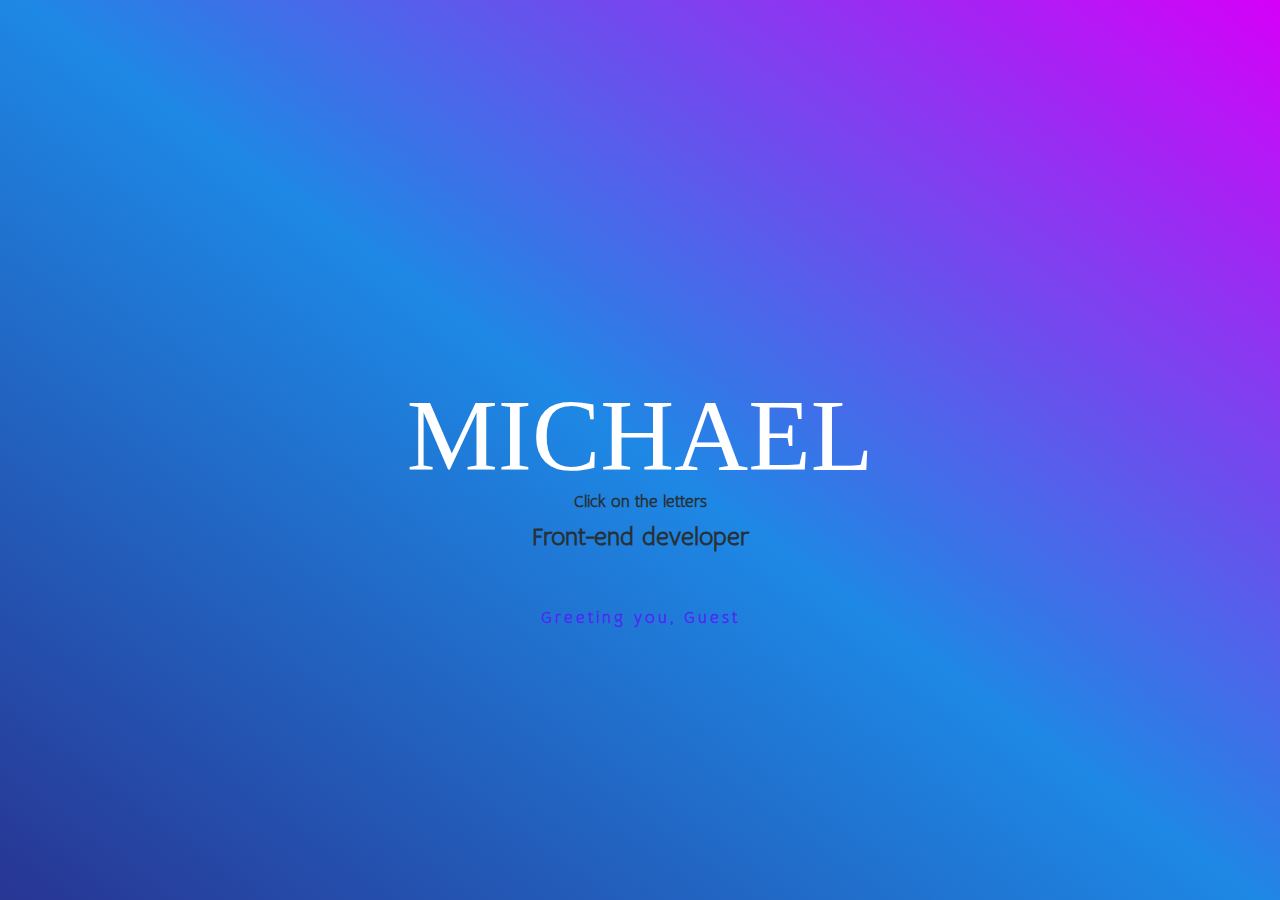
<file: DreamJob/index.html>
<!DOCTYPE html>
<html lang="en">

<head>
    <meta charset="UTF-8">
    <meta name="viewport" content="width=device-width, initial-scale=1.0">
    <meta http-equiv="X-UA-Compatible" content="ie=edge">
    <link rel="apple-touch-icon" sizes="180x180" href="./assets/favicon/apple-touch-icon.png">
    <link rel="icon" type="image/png" sizes="32x32" href="./assets/favicon/favicon-32x32.png">
    <link rel="icon" type="image/png" sizes="16x16" href="./assets/favicon/favicon-16x16.png">
    <link rel="manifest" href="./assets/favicon/site.webmanifest">
    <link rel="mask-icon" href="./assets/favicon/safari-pinned-tab.svg" color="#21a8cf">
    <meta name="msapplication-TileColor" content="#9be3ce">
    <meta name="theme-color" content="#b9d9db">
    <title>Dream-Job</title>
</head>

<body class="demo loading adaptive">
    <main>
        <div class="content content--intro">
            <div class="content__inner">
                <section class="content--layout">
                    <h2 class="word word--playful">Michael</h2>
                </section>
                <h3 class="content__subtitle" style="font-size: 1em">Click on the letters</h3>
                <h3 class="content__subtitle">Front-end developer</h3>
                <a href="#" class="enter">Greeting you, Guest</a>
            </div>
            <div class="shape-wrap">
                <svg class="shape" width="100%" height="100vh" preserveAspectRatio="none" viewBox="0 0 1440 800">
                    <path fill="#1262e2" d="M -30.45,-43.86 -30.45,0 53.8,0 53.8,0 179.5,0 179.5,0 193.3,0 193.3,0 253.1,0 253.1,0 276.1,0 276.1,0 320.6,0 320.6,0 406.5,0 406.5,0 435.6,0 435.6,0 477,0 477,0 527.6,0 527.6,0 553.7,0 553.7,0 592,0 592,0 742.3,0 742.3,0 762.2,0 762.2,0 776,0 776,0 791.3,0 791.3,0 852.7,0 852.7,0 871.1,0 871.1,0 878.7,0 878.7,0 891,0 891,0 923.2,0 923.2,0 940.1,0 940.1,0 976.9,0 976.9,0 1031,0 1031,0 1041,0 1041,0 1176,0 1176,0 1192,0 1192,0 1210,0 1210,0 1225,0 1225,0 1236,0 1236,0 1248,0 1248,0 1273,0 1273,0 1291,0 1291,0 1316,0 1316,0 1337,0 1337,0 1356,0 1356,0 1414,0 1414,0 1432,0 1432,0 1486,0 1486,-43.86 Z" pathdata:id="M -30.45,-57.86 -30.45,442.6 53.8,443.8 53.8,396.3 179.5,396.3 179.5,654.7 193.3,654.7 193.3,589.1 253.1,589.1 253.1,561.6 276.1,561.6 276.1,531.2 320.6,531.2 320.6,238.6 406.5,238.6 406.5,213.9 435.6,213.9 435.6,246.2 477,246.2 477,289.9 527.6,289.9 527.6,263.3 553.7,263.3 553.7,280.4 592,280.4 592,189.2 742.3,189.2 742.3,259.5 762.2,259.5 762.2,103.7 776,103.7 776,77.11 791.3,77.11 791.3,18.21 852.7,18.21 852.7,86.61 871.1,86.61 871.1,231 878.7,240.5 878.7,320.3 891,320.3 891,434.3 923.2,434.3 923.2,145.5 940.1,145.5 940.1,117 976.9,117 976.9,139.8 1031,139.8 1031,284.2 1041,284.2 1041,242.4 1176,242.4 1176,282.3 1192,282.3 1192,641.4 1210,641.4 1210,692.7 1225,692.7 1225,599.6 1236,599.6 1236,527.4 1248,527.4 1248,500.8 1273,500.8 1273,523.6 1291,523.6 1291,652.8 1316,652.8 1316,533.1 1337,533.1 1337,502.7 1356,502.7 1356,523.6 1414,523.6 1414,491.3 1432,491.3 1432,523.6 1486,523.6 1486,-57.86 Z"></path>
                </svg>
            </div>
        </div>
        <!-- /content -->
    </main>
    <div class="content content--fixed">
        <div class="scroll-button-to-top" id="ScrollTop"><i class="far fa-hand-point-up"></i></div>
        <div id="menu">
            <div id="nav-icon" class="close">
                <span></span>
                <span></span>
                <span></span>
                <span></span>
                <span></span>
                <span></span>
            </div>
            <div class="block__menu close_menu">
                <div>

                    <a href="#greeting" class="nav-buttons">Greeting</a></br>

                    <a href="#filters" class="nav-buttons">My skills</a><br>

                    <a href="#wishesForAllTimes" class="nav-buttons">Wishes</a><br>

                    <a href="#diagramsRates" class="nav-buttons">Diagrams</a><br>

                    <a href="#contactWithMe" class="nav-buttons">Let's talk</a>
                </div>
            </div>

        </div>
        <div class="owl-carousel block slider-big">
            <div class="slide-big"><img src="./assets/images/humor_funny_windows_microsoft_hacker_hacking_sadic_1920x1200.jpg"> <span>Never give up.</span> </div>
            <div class="slide-big" style="justify-content: flex-start"><img src="./assets/images/klaviatura_robot_chb_klon_lego_lego_27558_2560x1600.jpg"> <span>Preparing for tomorrow is hard work today.</span> </div>
            <div class="slide-big"><img src="./assets/images/balls_green_yellow_smiles_happy_1920x1080.jpg"><span>Be happy, but never satisfied.</span></div>
            <div class="slide-big"><img src="./assets/images/LENOVO_computer_1920x1200.jpg"> <span>Work should not 12 hours, and head.</span> </div>
        </div>
        <div class="block about-me" id="greeting">

            <div class="about-me_item" id="aboutMe">
                <h2>Hi, I'm Michael.</h2>
                <p class="about-me_text">I am a front end developer based in Kyiv, Ukraine. Always want to make something good in our world. Coding is not an exception. When I'm coding - I enjoy. My goal for now is to enjoy when I work. </p>
            </div>
        </div>
        <div class="block skills">
            <div id="filters">
                <button class="button_filter" data-filter="*">Show all</button>
                <button class="button_filter" data-filter=".html">Layout</button>
                <button class="button_filter" data-filter=".js">Coding</button>
                <button class="button_filter" data-filter=".other">Other</button>
            </div>
            <div class="grid skills_item">
                <div class="skills_item_frame grid-item html">
                    <div class="skill_image_box">
                        <img src="./assets/images/htmlCSS.png" class="skill_image">
                    </div>
                    <div class="skill_text">HTML, CSS</div>
                </div>
                <div class="skills_item_frame grid-item html">
                    <div class="skill_image_box">
                        <img src="./assets/images/scss.png" class="skill_image">
                    </div>
                    <div class="skill_text">Scss/Sass</div>
                </div>
                <div class="skills_item_frame grid-item js">
                    <div class="skill_image_box">
                        <img src="./assets/images/js.png" class="skill_image">
                    </div>
                    <div class="skill_text">JavaScript</div>
                </div>
                <div class="skills_item_frame grid-item js">
                    <div class="skill_image_box">
                        <img src="./assets/images/jquery.png" class="skill_image">
                    </div>
                    <div class="skill_text">jQuery</div>
                </div>
                <div class="skills_item_frame grid-item js">
                    <div class="skill_image_box">
                        <img src="./assets/images/vue.png" class="skill_image">
                    </div>
                    <div class="skill_text">Vue.js</div>
                </div>
                <div class="skills_item_frame grid-item html">
                    <div class="skill_image_box">
                        <img src="./assets/images/bem.png" class="skill_image">
                    </div>
                    <div class="skill_text">BEM</div>
                </div>
                <!-- <div class="skills_item_frame grid-item js">
                    <div class="skill_image_box">
                        <img src="./assets/images/node.png" class="skill_image">
                    </div>
                    <div class="skill_text">Node.js</div>
                </div> -->
                <div class="skills_item_frame grid-item js">
                    <div class="skill_image_box">
                        <img src="./assets/images/git.png" class="skill_image">
                    </div>
                    <div class="skill_text">GitHub</div>
                </div>
                <div class="skills_item_frame grid-item js">
                    <div class="skill_image_box">
                        <img src="./assets/images/Webpack.png" class="skill_image">
                    </div>
                    <div class="skill_text">Webpack</div>
                </div>
                <div class="skills_item_frame grid-item js">
                    <div class="skill_image_box">
                        <img src="./assets/images/npm.png" class="skill_image">
                    </div>
                    <div class="skill_text">NPM</div>
                </div>
                <div class="skills_item_frame grid-item html">
                    <div class="skill_image_box">
                        <img src="./assets/images/Pug.jpg" class="skill_image">
                    </div>
                    <div class="skill_text">Pug</div>
                </div>
                <div class="skills_item_frame grid-item js">
                    <div class="skill_image_box">
                        <img src="./assets/images/ajax.png" class="skill_image">
                    </div>
                    <div class="skill_text">Ajax</div>
                </div>
                <div class="skills_item_frame grid-item other">
                    <div class="skill_image_box">
                        <img src="./assets/images/punctuality.png" class="skill_image">
                    </div>
                    <div class="skill_text">Punctuality</div>
                </div>
                <div class="skills_item_frame grid-item other">
                    <div class="skill_image_box">
                        <img src="./assets/images/friendly.png" class="skill_image">
                    </div>
                    <div class="skill_text">Friendly...I think</div>
                </div>
                <div class="skills_item_frame grid-item other">
                    <div class="skill_image_box">
                        <img src="./assets/images/tea.png" class="skill_image">
                    </div>
                    <div class="skill_text">Drink tea</div>
                </div>
            </div>
        </div>

        <div class="block wishes" id="wishesForAllTimes">

            <div class="owl-carousel slider">
                <div class="slide"><img src="./assets/images/Gears_mechanical_technics_metal_steel_abstract_abstraction_steampunk_mechanism_machine_Engineering_gear_3757x1608.jpg"><span>To solve a variety of tasks.</span></div>
                <div class="slide"><img src="./assets/images/computer-programmer-computer.jpg "> <span>Respected leadership.</span></div>
                <div class="slide"><img src="./assets/images/under_construction_sign_work_computer_humor_funny_text_maintenance_wallpaper_website_web_4752x3168.jpg "> <span>A sincere team with a good sense of tact. </span> </div>
                <div class="slide"><img src="./assets/images/lampy-svet-energosberegayuschaya.jpg "><span>Possibility for learning || testing || introducing new technologies.</span></div>
                <div class="slide"><img src="./assets/images/notebook-tablet-mouse-desk.jpg "> <span>Vocational training, vacation.</span> </div>
                <div class="slide"><img src="./assets/images/lonely_mood_sad_alone_sadness_emotion_people_loneliness_Solitude_sorrow_man_men_5616x3744.jpg "><span>"Corner" to keep yourself in shape.</span></div>
            </div>

        </div>
        <div class="block diagrams" id="diagramsRates">
            <div class="glass_block"></div>
            <div class="container-fluid">
                <div class="row">
                    <div class="col bootstrap_for_canvas" style="height: 80vh">
                        <canvas id="diagram_skills"></canvas>
                    </div>
                </div>
            </div>

        </div>
        <div class="block contacts" id="contactWithMe">
            <h3>Let's talk</h3>
            <div class="email">
                <h5>E-mail:</h5>
                <p>musicvyp@gmail.com</p>
            </div>

            <div class="links">
                <a href="https://github.com/ZazzizzuzA" target="_blank"><img src="./assets/images/github-logo.png" alt="github-logo"></a>
                <a href="https://www.facebook.com/musicvyp" target="_blank"><img src="./assets/images/facebook_logos.png" alt="facebook_logos"></a>
                <a href="https://www.linkedin.com/in/%D0%BC%D0%B8%D1%85%D0%B0%D0%B8%D0%BB-%D0%BF%D0%B8%D0%BB%D0%B8%D0%BF%D0%B5%D0%BD%D0%BA%D0%BE-88971b160/" target="_blank"><img src="./assets/images/LinkedIn-Logo.png" alt="LinkedIn-Logo"></a>
            </div>
            <div class="item__table_exchageValue">

                <div class="item__exchangeRates"></div>
                <div class="item__input_values">
                    <h4>Currency Converter<br>by the rates of PrivatBank</h4>

                    <div class="values-rates__flex">
                        <p>From</p>
                        <select name="from" id="ratesFrom" class="select-rates">
                         
                                <option id="usdRatesFrom" class="select_option">USD</option>
                                <option id="rurRatesFrom" class="select_option">RUR</option>
                                <option id="eurRatesFrom" class="select_option">EUR</option>
                                <option id="btcRatesFrom" class="select_option">BTC</option>                          
                        </select>
                        <p>To</p>
                        <input name="to" id="ratesTo" class="select-rates" value="UAH" disabled>
                    </div>
                    <input type="text" id="myOwnValue" value="600">
                    <p type="text" id="valueOfRates">Result: <br><span id="resultOfRates"></span></p>
                    <button id="countValue">Count</button>
                </div>

            </div>
        </div>
    </div>
<script type="text/javascript" src="main.js"></script></body>

</html>
</file>
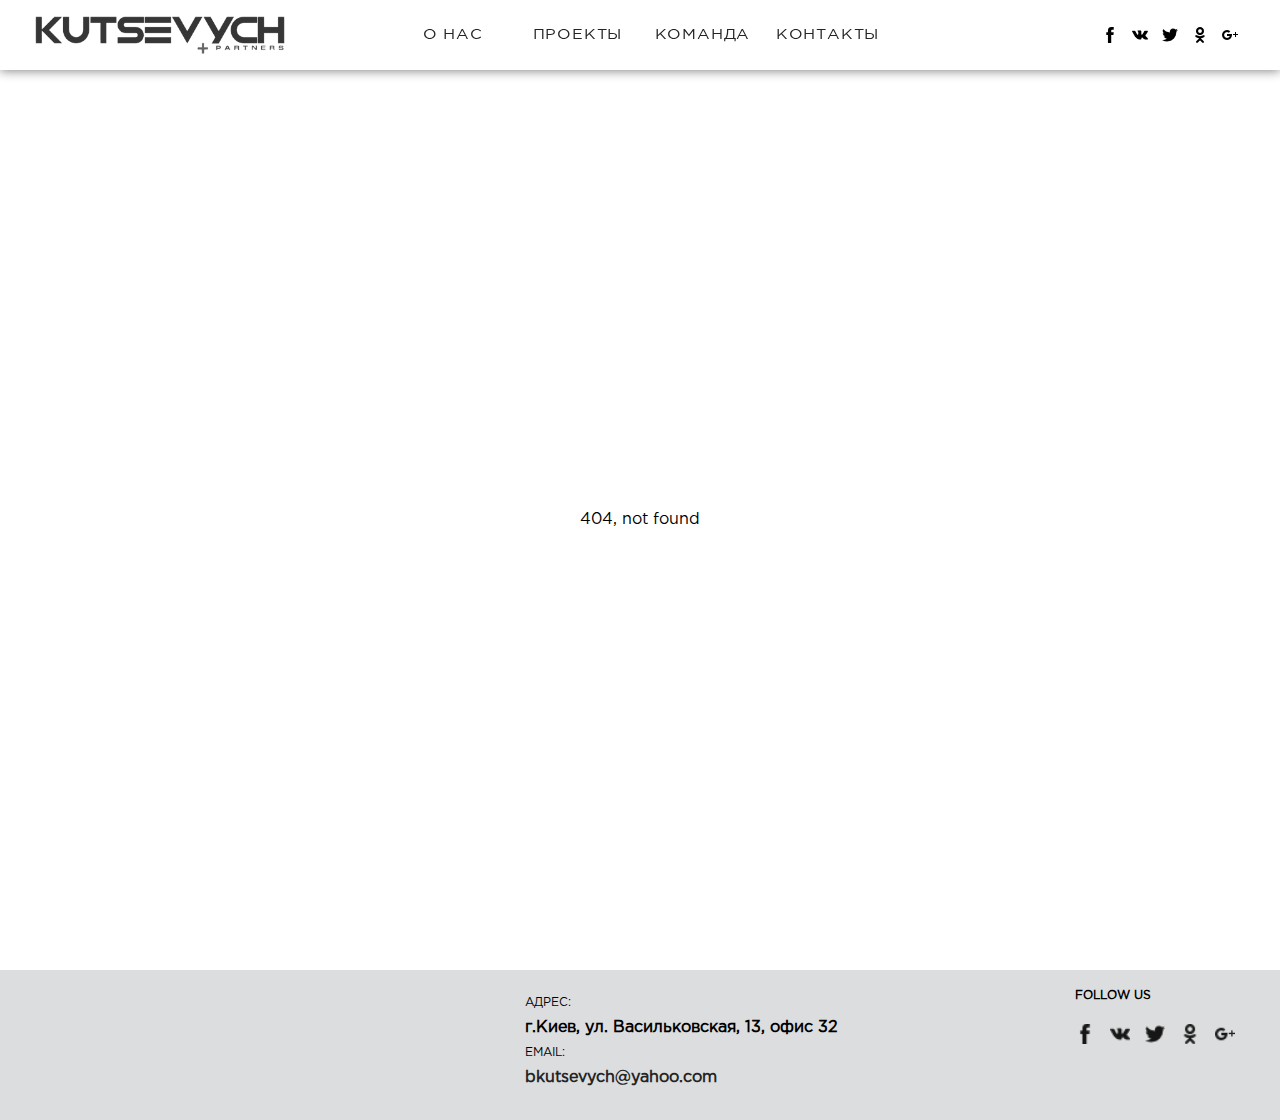
<file: KutsevichPartners/index.html>
<!DOCTYPE html>
<html lang="en">

<head>
    <meta charset="UTF-8">
    <meta name="viewport" content="width=device-width, initial-scale=1.0">
    <meta http-equiv="X-UA-Compatible" content="ie=edge">
    <link rel="shortcut icon" type="image/x-icon" sizes="16x16" href="./assets/images/icons/favicon.ico">
    <title>Kutsevich+Partners</title>
</head>

<body>
    <div class="container">

        <header class="block-nav">
            <div id="navigation"></div>
        </header>

        <div id="app">
            <router-view></router-view>
            <div id="footer"></div>
        </div>

    </div>


<script type="text/javascript" src="main.js"></script></body>

</html>
</file>
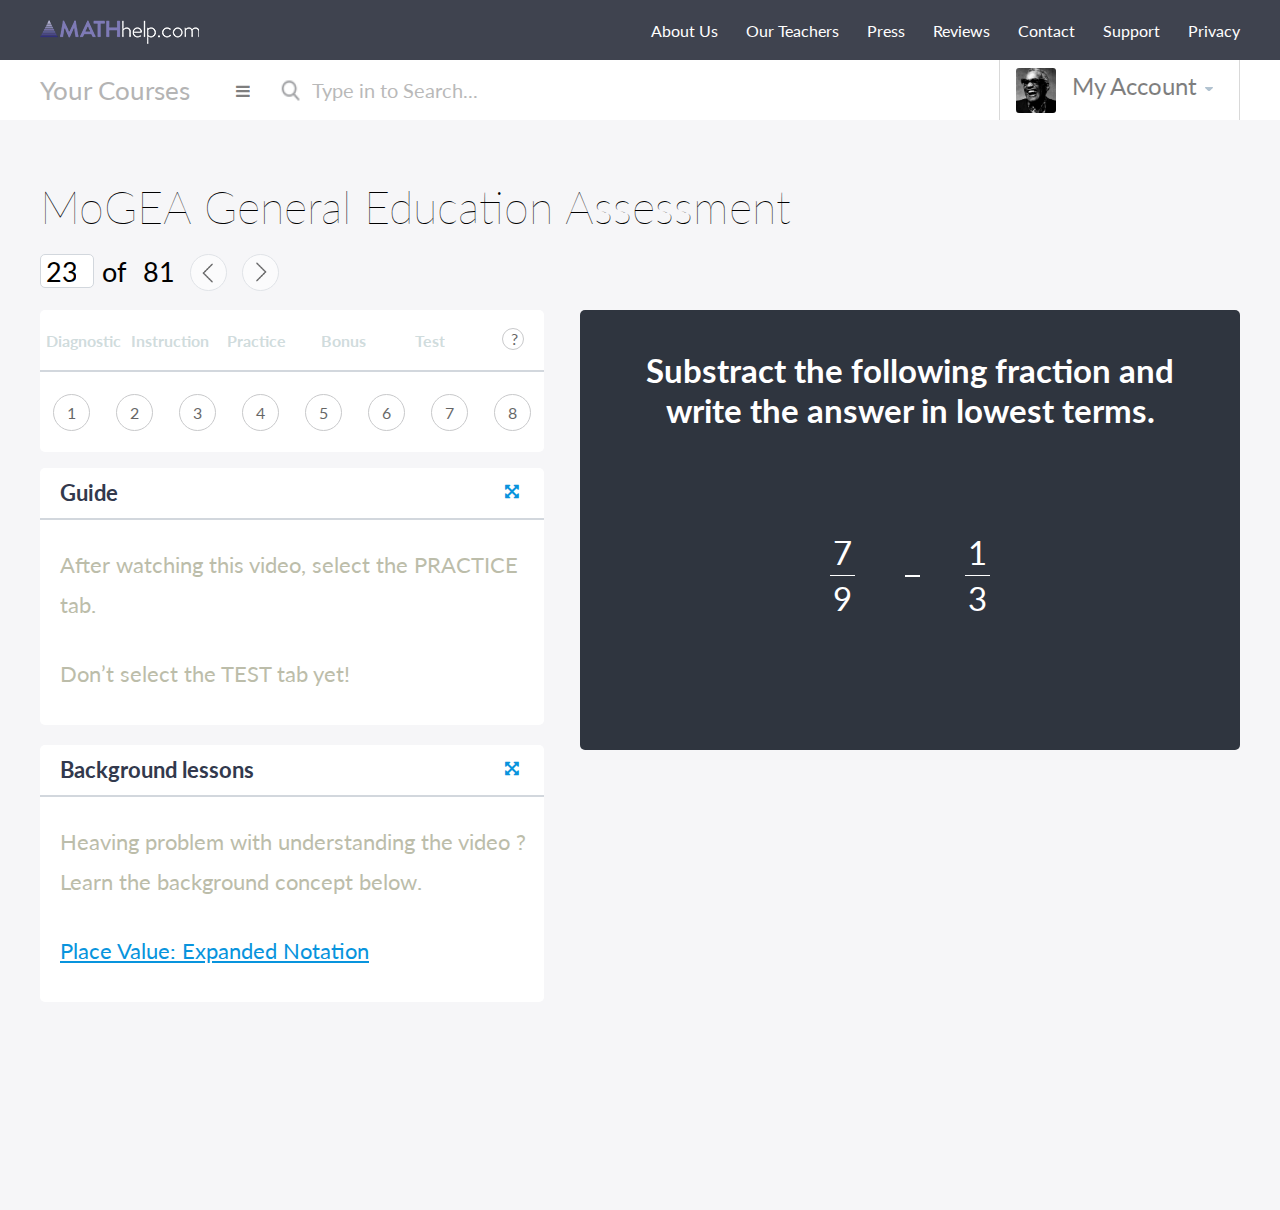
<file: MATHhelp/index.html>
<!DOCTYPE html>
<html>

<head>
    <title></title>
    <meta charset="utf-8">
    <link rel="stylesheet" type="text/css" href="./src/styles/styles.css">
    <link rel="stylesheet" type="text/css" href="https://maxcdn.bootstrapcdn.com/font-awesome/4.7.0/css/font-awesome.min.css">
</head>

<body>
    <header class="mainHead">

        <div class="head">
            <a href="#" class="logo"><img src="./assets/images/logo.png"></a>
            <nav class="menu">
                <ul>
                    <li class="points"><a href="#">About Us</a></li>
                    <li class="points"><a href="#">Our Teachers</a></li>
                    <li class="points"><a href="#">Press</a></li>
                    <li class="points"><a href="#">Reviews</a></li>
                    <li class="points"><a href="#">Contact</a></li>
                    <li class="points"><a href="#">Support</a></li>
                    <li class="points"><a href="#">Privacy</a></li>
                </ul>
            </nav>
        </div>

    </header>
    <div class="headerLogin">
        <div class="login">
            <div class="leftLogCont">
                <div class="courses">
                    <p>Your Courses</p>
                </div>
                <div class="hideMenu"><a href="#"><i class="fa fa-bars" aria-hidden="true"></i></a>
                </div>
                <div class="searchbar"><img src="./assets/images/search.png"><input class="search" type="search" name="search" placeholder="Type in to Search..."></div>
            </div>
            <div class="rightLogCont" id="bobo">
                <div class="photo"></div>
                <div class="account">
                    <p><a href="#">My Account</a></p>
                    <a href="#"><img src="./assets/images/downBar.png"></a>
                </div>

            </div>
        </div>
    </div>

    <div class="acounter">
        <h1>MoGEA General Education Assessment</h1>
        <div class="forArea"><input type="number" value="23" name="page" class="page" max="81" min="1"></div>
        <div class="allPages">&nbsp;of 81 </div>
        <div class="leftArrow">
            <a href="#"></a>
        </div>
        <div class="rightArrow">
            <a href="#"></a>
        </div>
    </div>

    <div class="container">

        <div class="leftCont">

            <div class="navigation">

                <div class="navButtons"><a href="#">Diagnostic</a></div>
                <div class="navButtons"><a href="#">Instruction</a></div>
                <div class="navButtons"><a href="#">Practice</a></div>
                <div class="navButtons"><a href="#">Bonus</a></div>
                <div class="navButtons"><a href="#">Test</a></div>
                <div class="helpforhelp">
                    <div class="help"><a href="#">&nbsp;&nbsp;?&nbsp;&nbsp;</a></div>
                </div>


            </div>
            <div class="navigationNum">

                <div class="navNumbers"><a href="#">1</a></div>
                <div class="navNumbers"><a href="#">2</a></div>
                <div class="navNumbers"><a href="#">3</a></div>
                <div class="navNumbers"><a href="#">4</a></div>
                <div class="navNumbers"><a href="#">5</a></div>
                <div class="navNumbers"><a href="#">6</a></div>
                <div class="navNumbers"><a href="#">7</a></div>
                <div class="navNumbers"><a href="#">8</a></div>

            </div>

            <div class="guide">
                <h4>Guide</h4>
                <a href="#"><i class="fa fa-arrows-alt" aria-hidden="true"></i></a>
            </div>
            <div class="instruction">
                <p class="pInstr">
                    After watching this video, select the PRACTICE tab.
                </p>
                <p class="pInstr2">
                    Don’t select the TEST tab yet!
                </p>

            </div>
            <div class="lessons">
                <h4>Background lessons</h4>
                <a href="#"><i class="fa fa-arrows-alt" aria-hidden="true"></i></a>
            </div>
            <div class="instruction">
                <p class="pInstr">
                    Heaving problem with understanding the video ? Learn the background concept below.
                </p>
                <p class="pInstr3"><a href="#">Place Value: Expanded Notation</a></p>

            </div>
        </div>

        <div class="rightCont">

            <div class="task">

                <h2>Substract the following fraction and</br> write the answer in lowest terms.</h2>
                <div class="fraction">

                    <div class="sevenFr">7
                        <div class="fr"></div>9</div>
                    <div class="minus"></div>
                    <div class="oneThree">1
                        <div class="fr"></div>3</div>
                </div>
            </div>

        </div>
    </div>
</body>

</html>
</file>
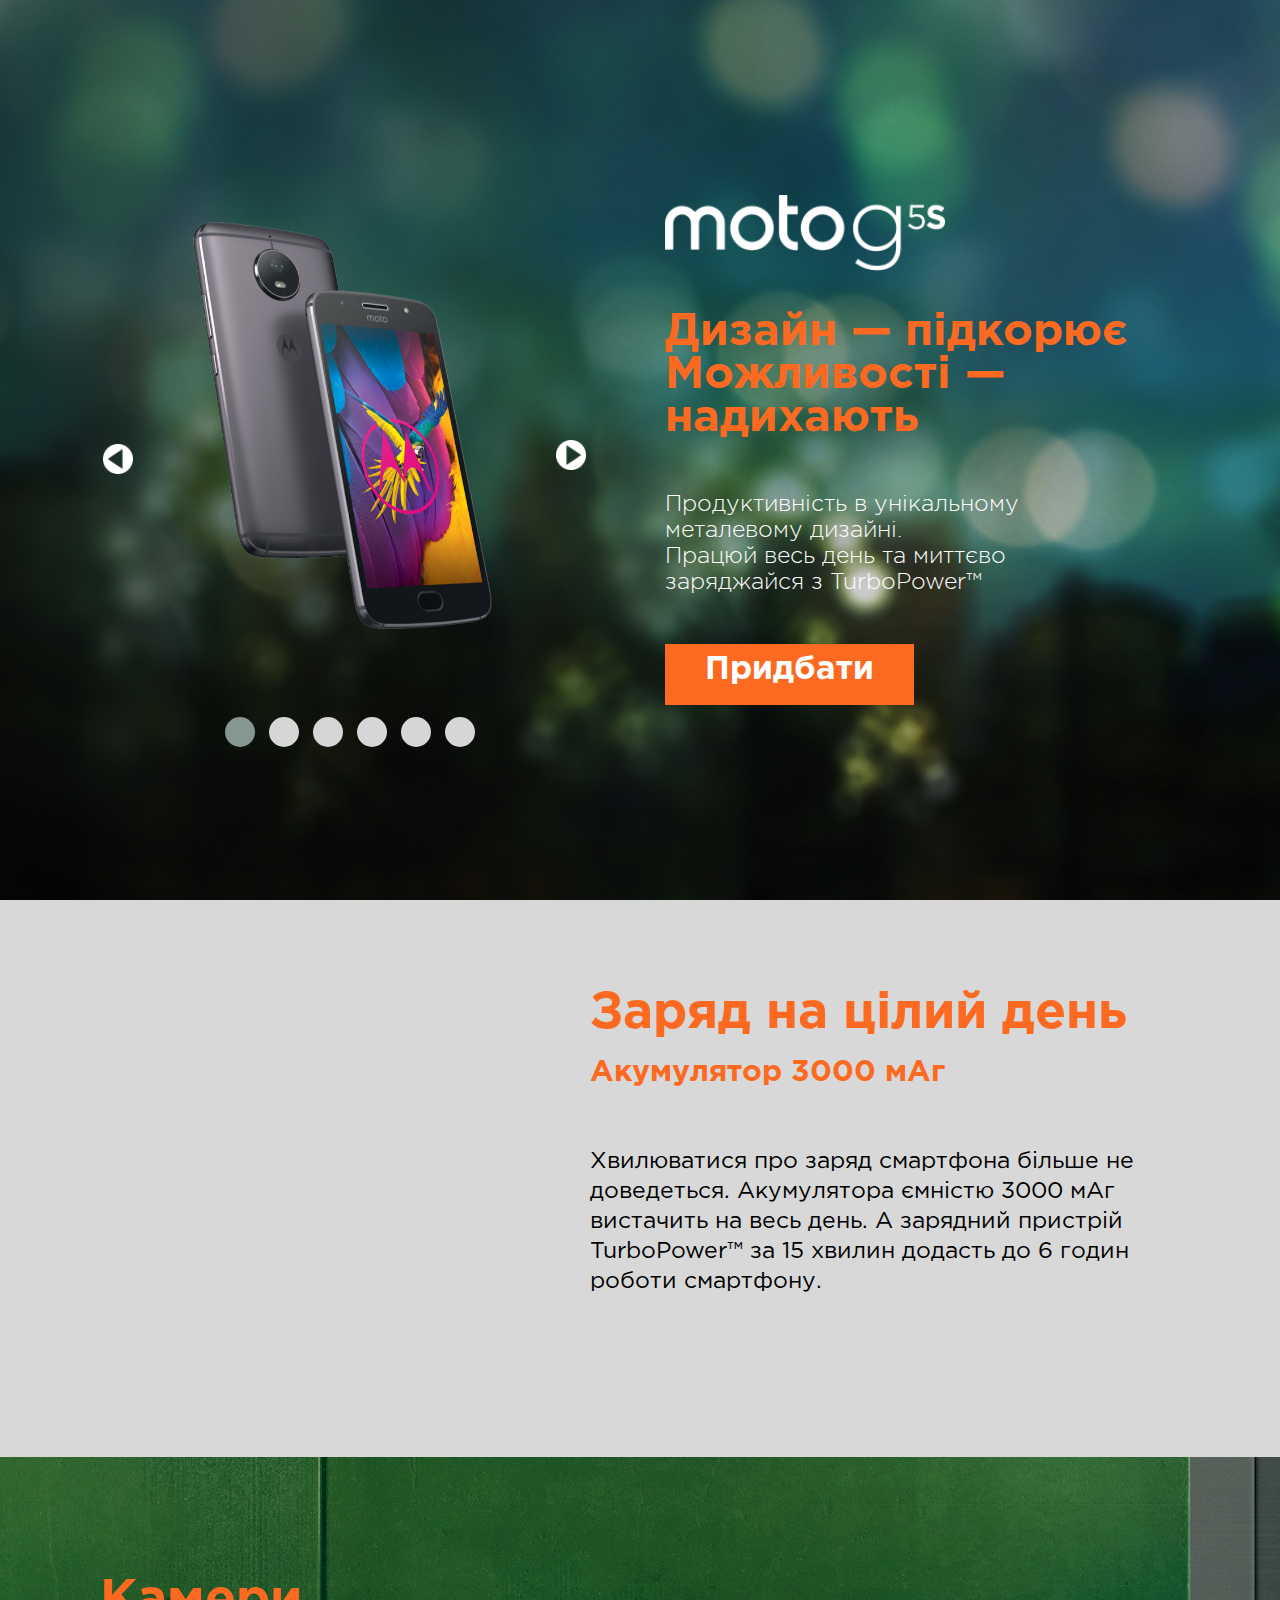
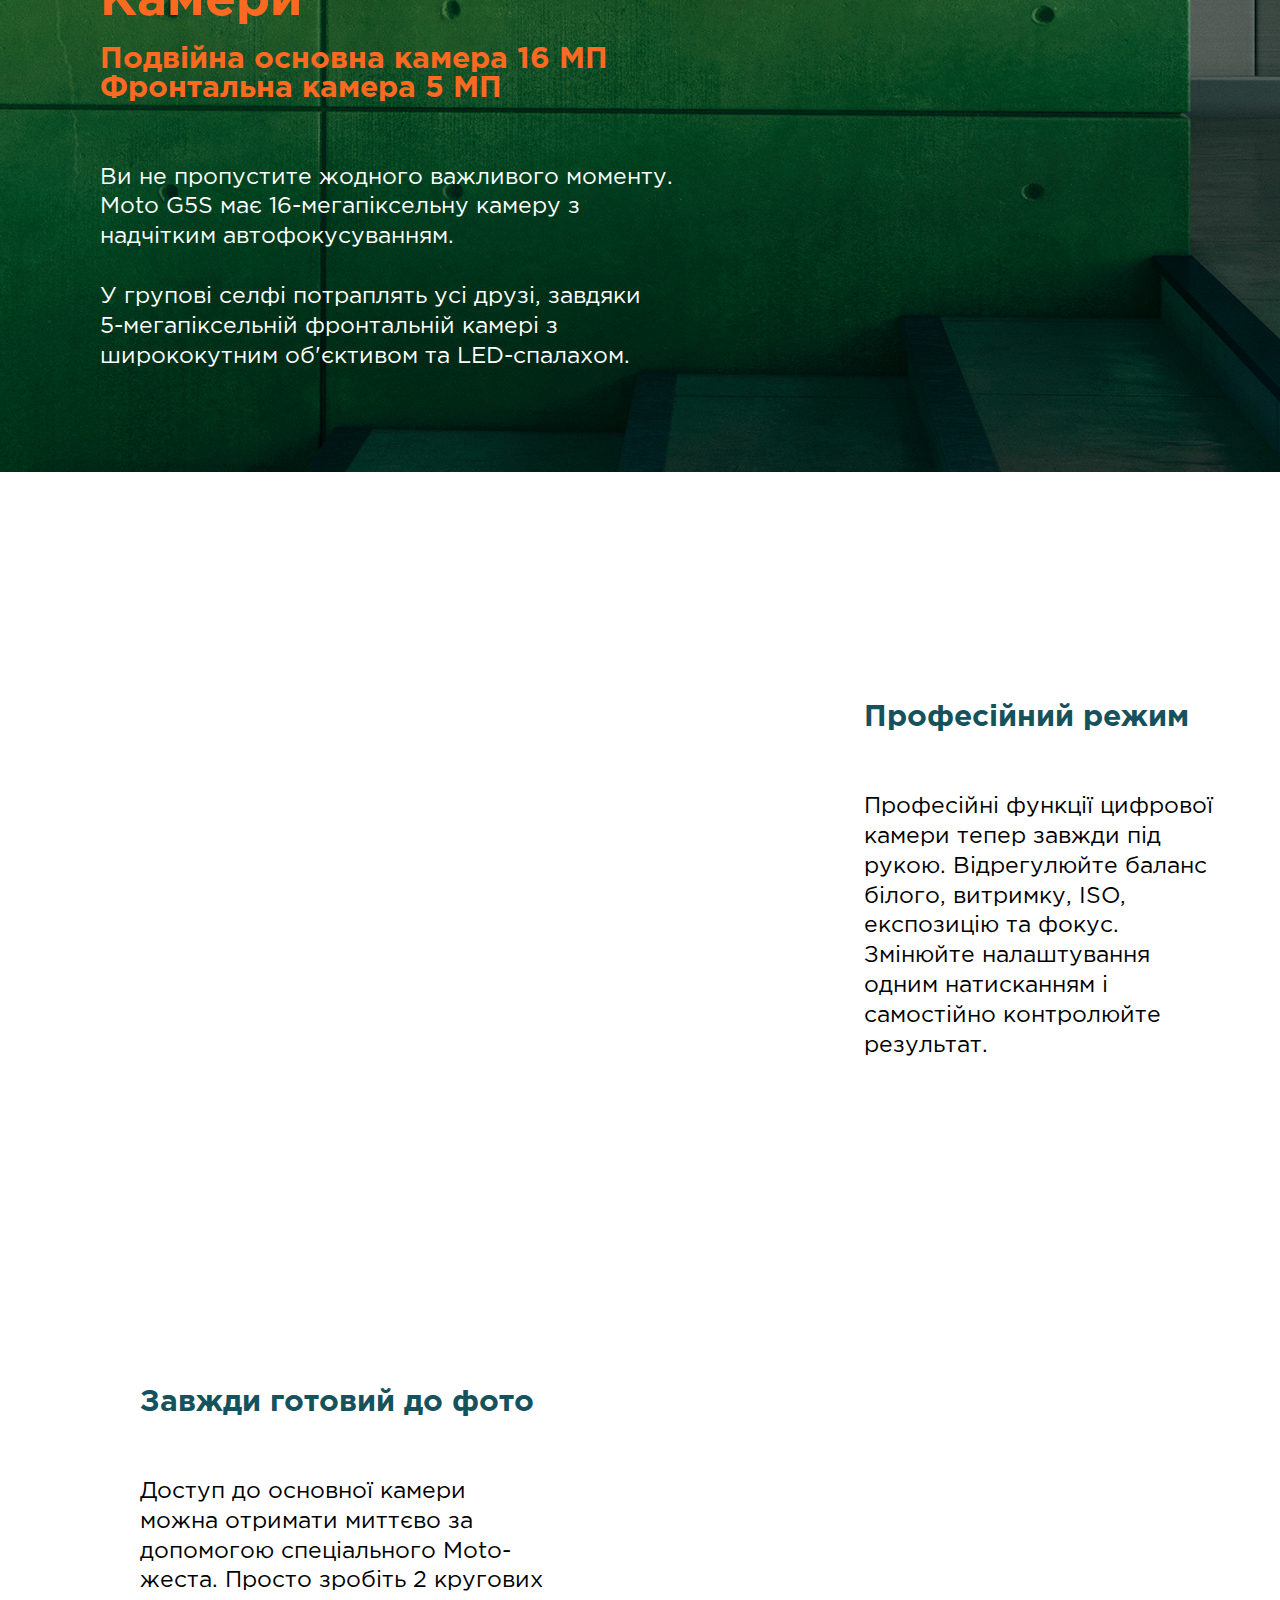
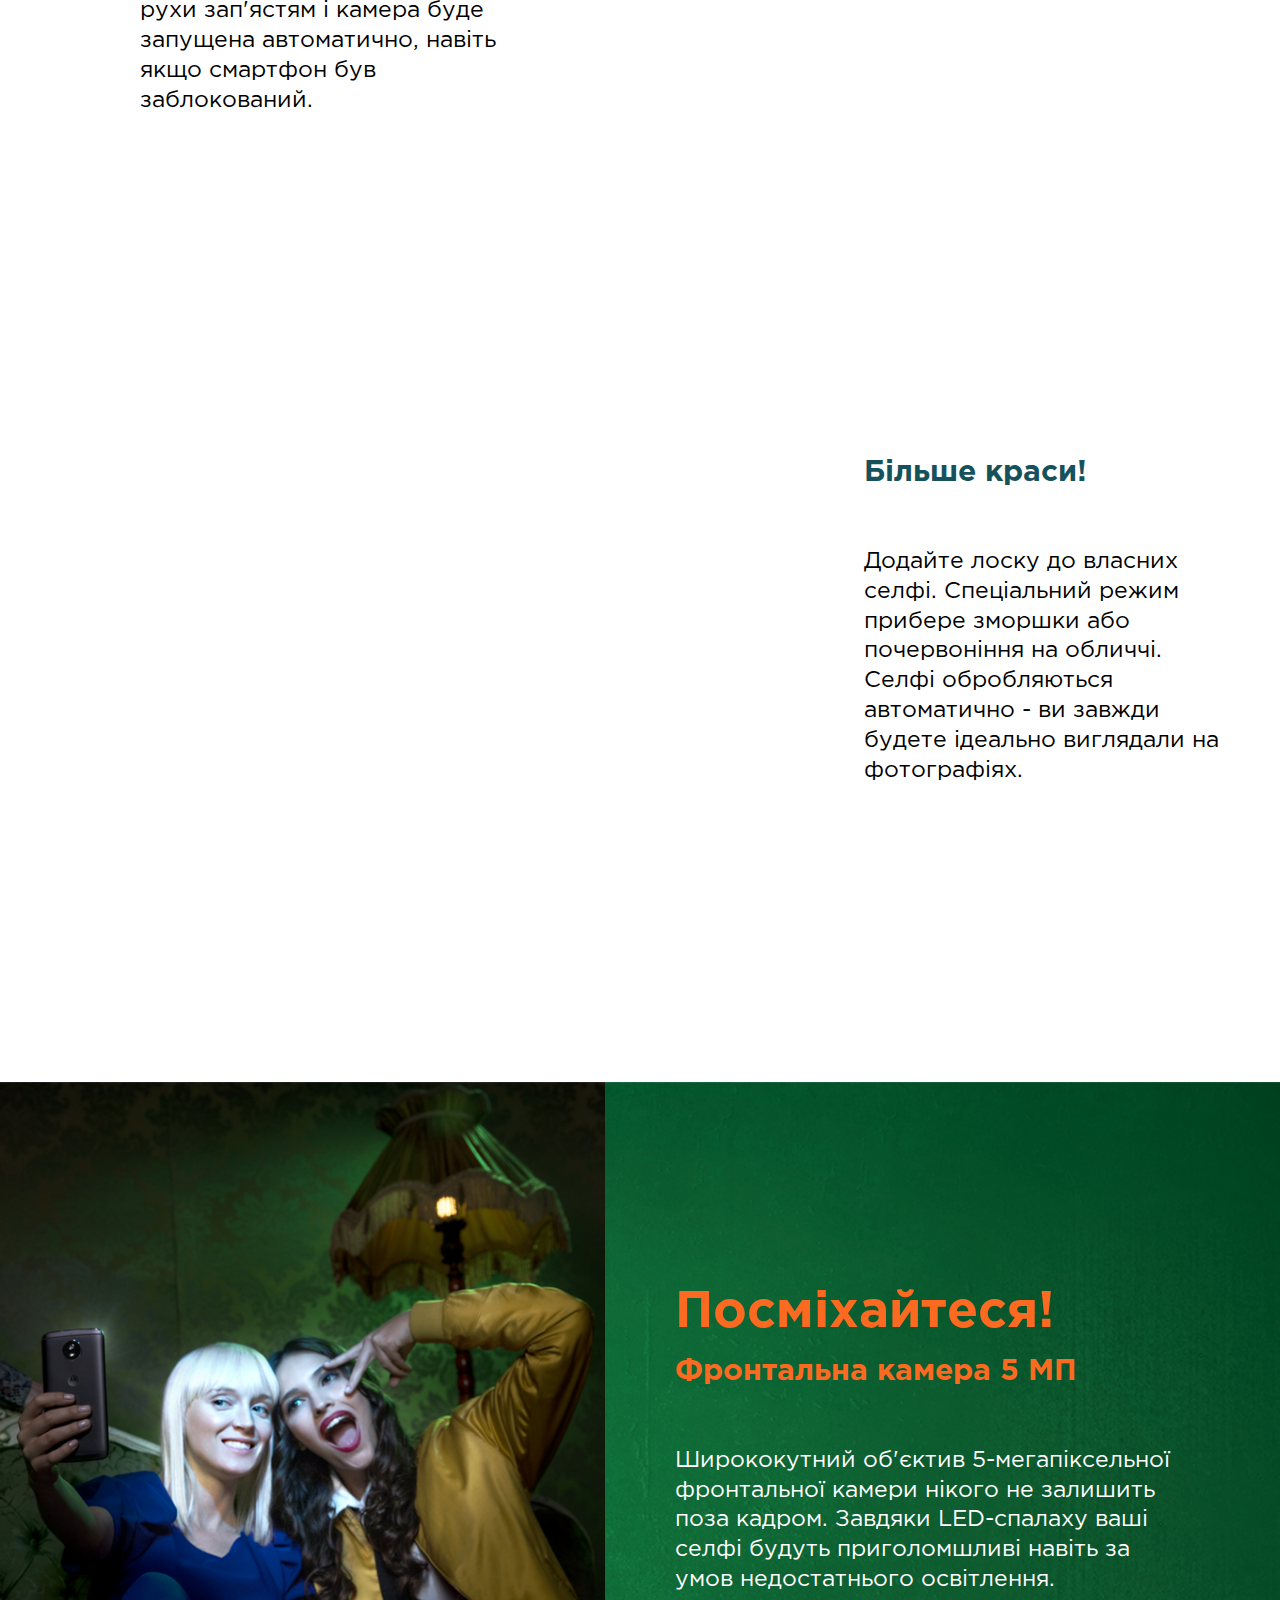
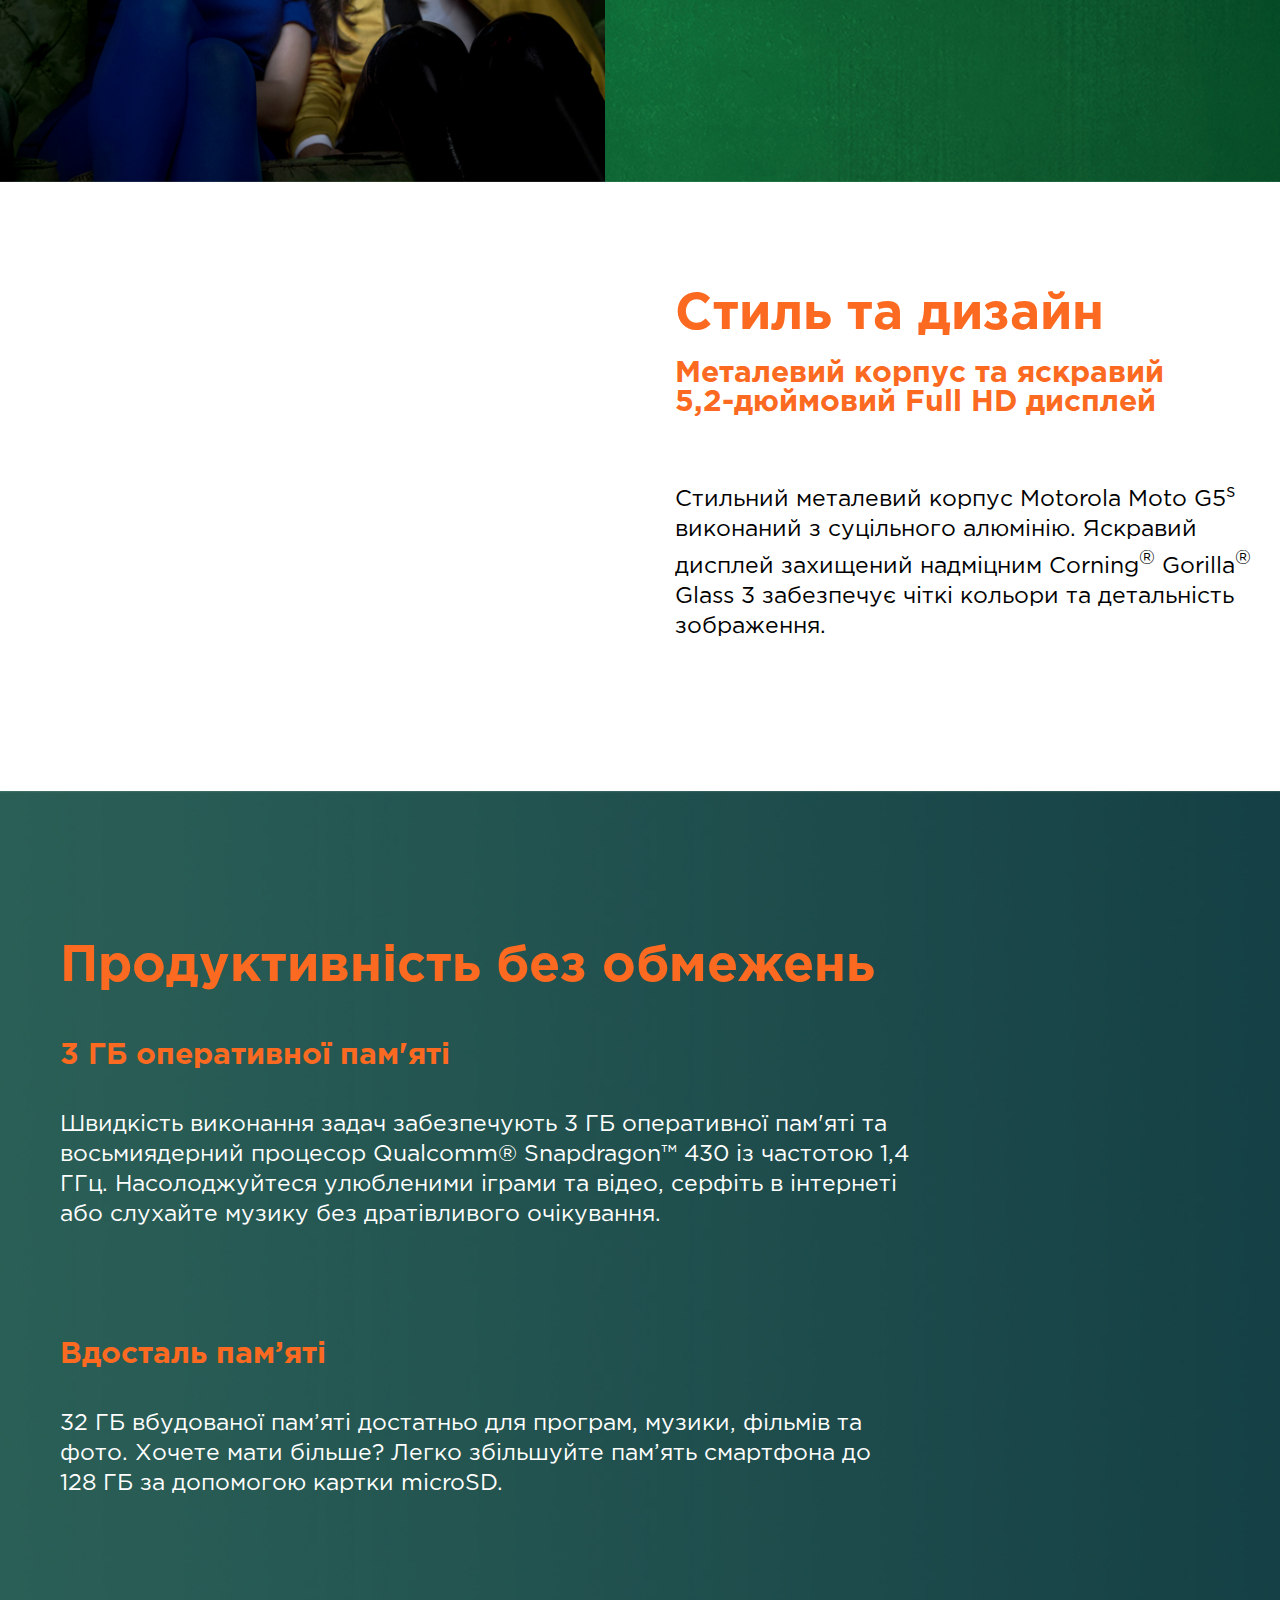
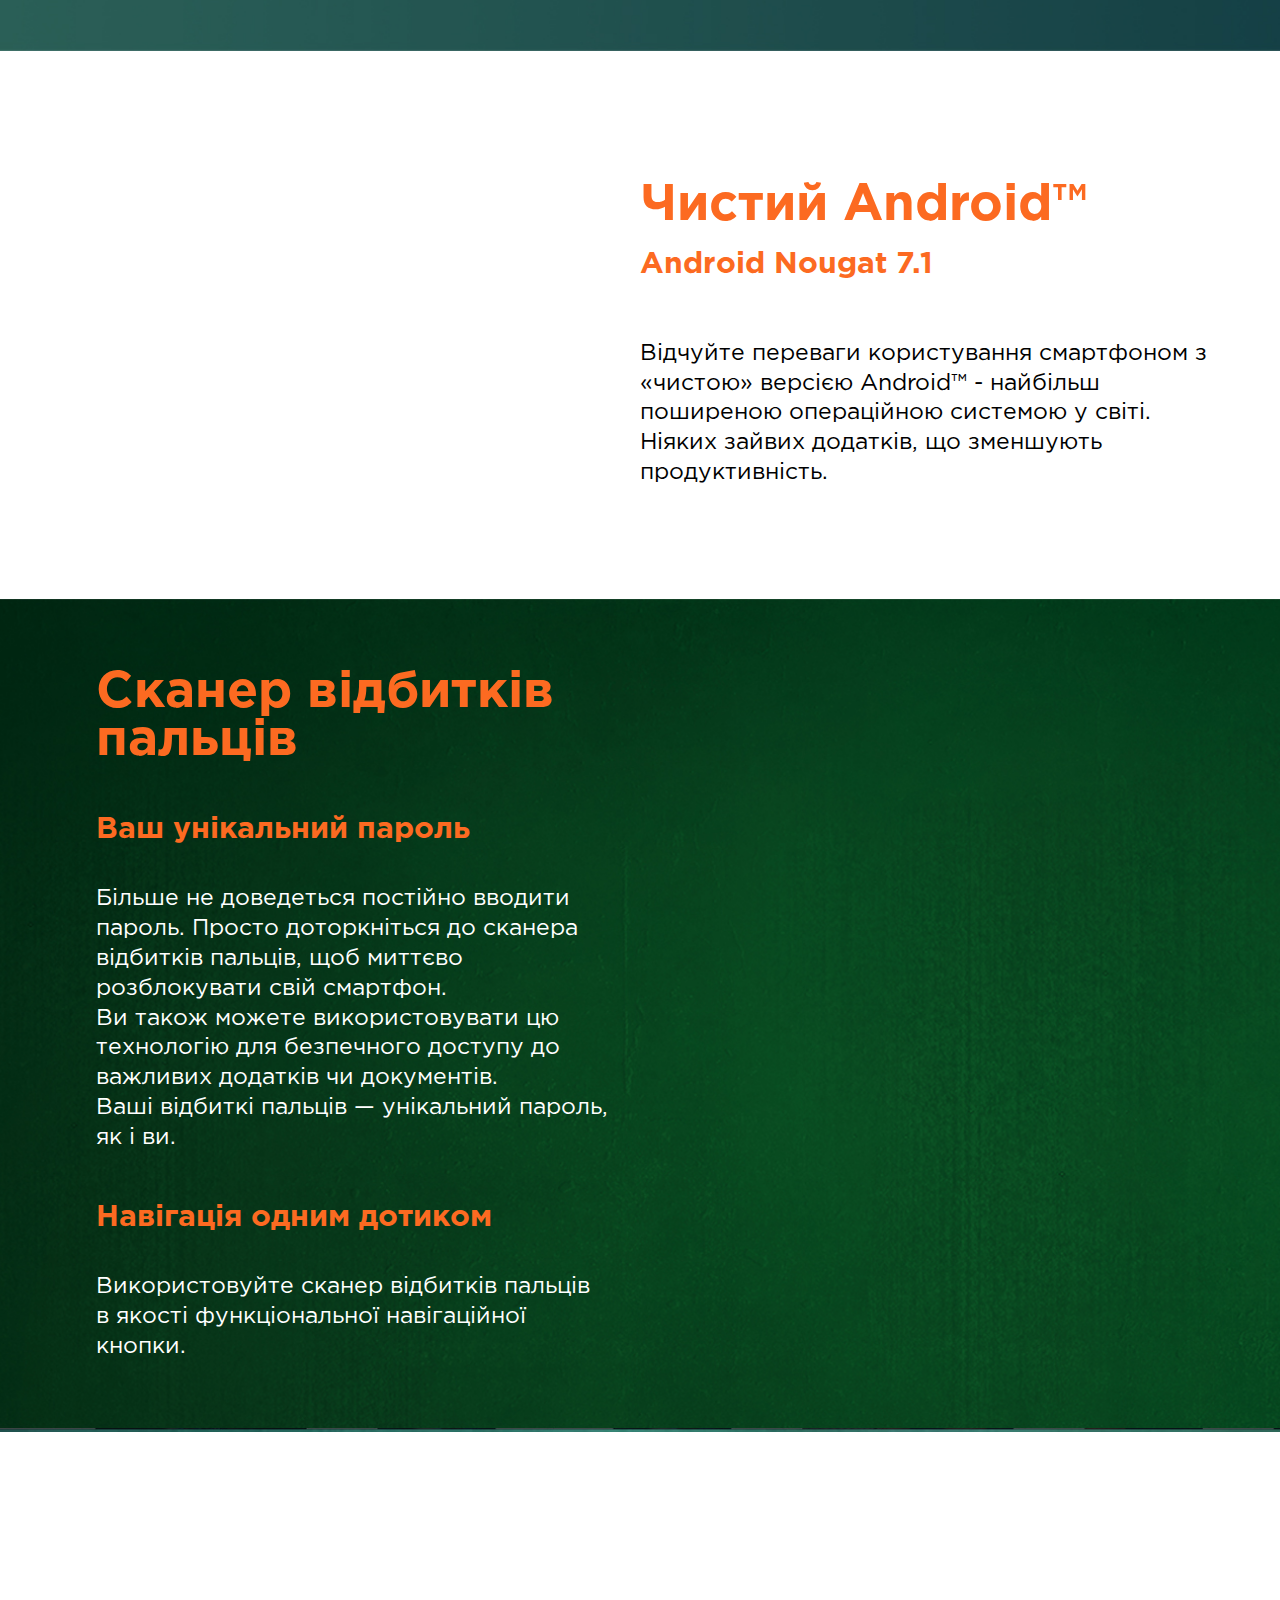
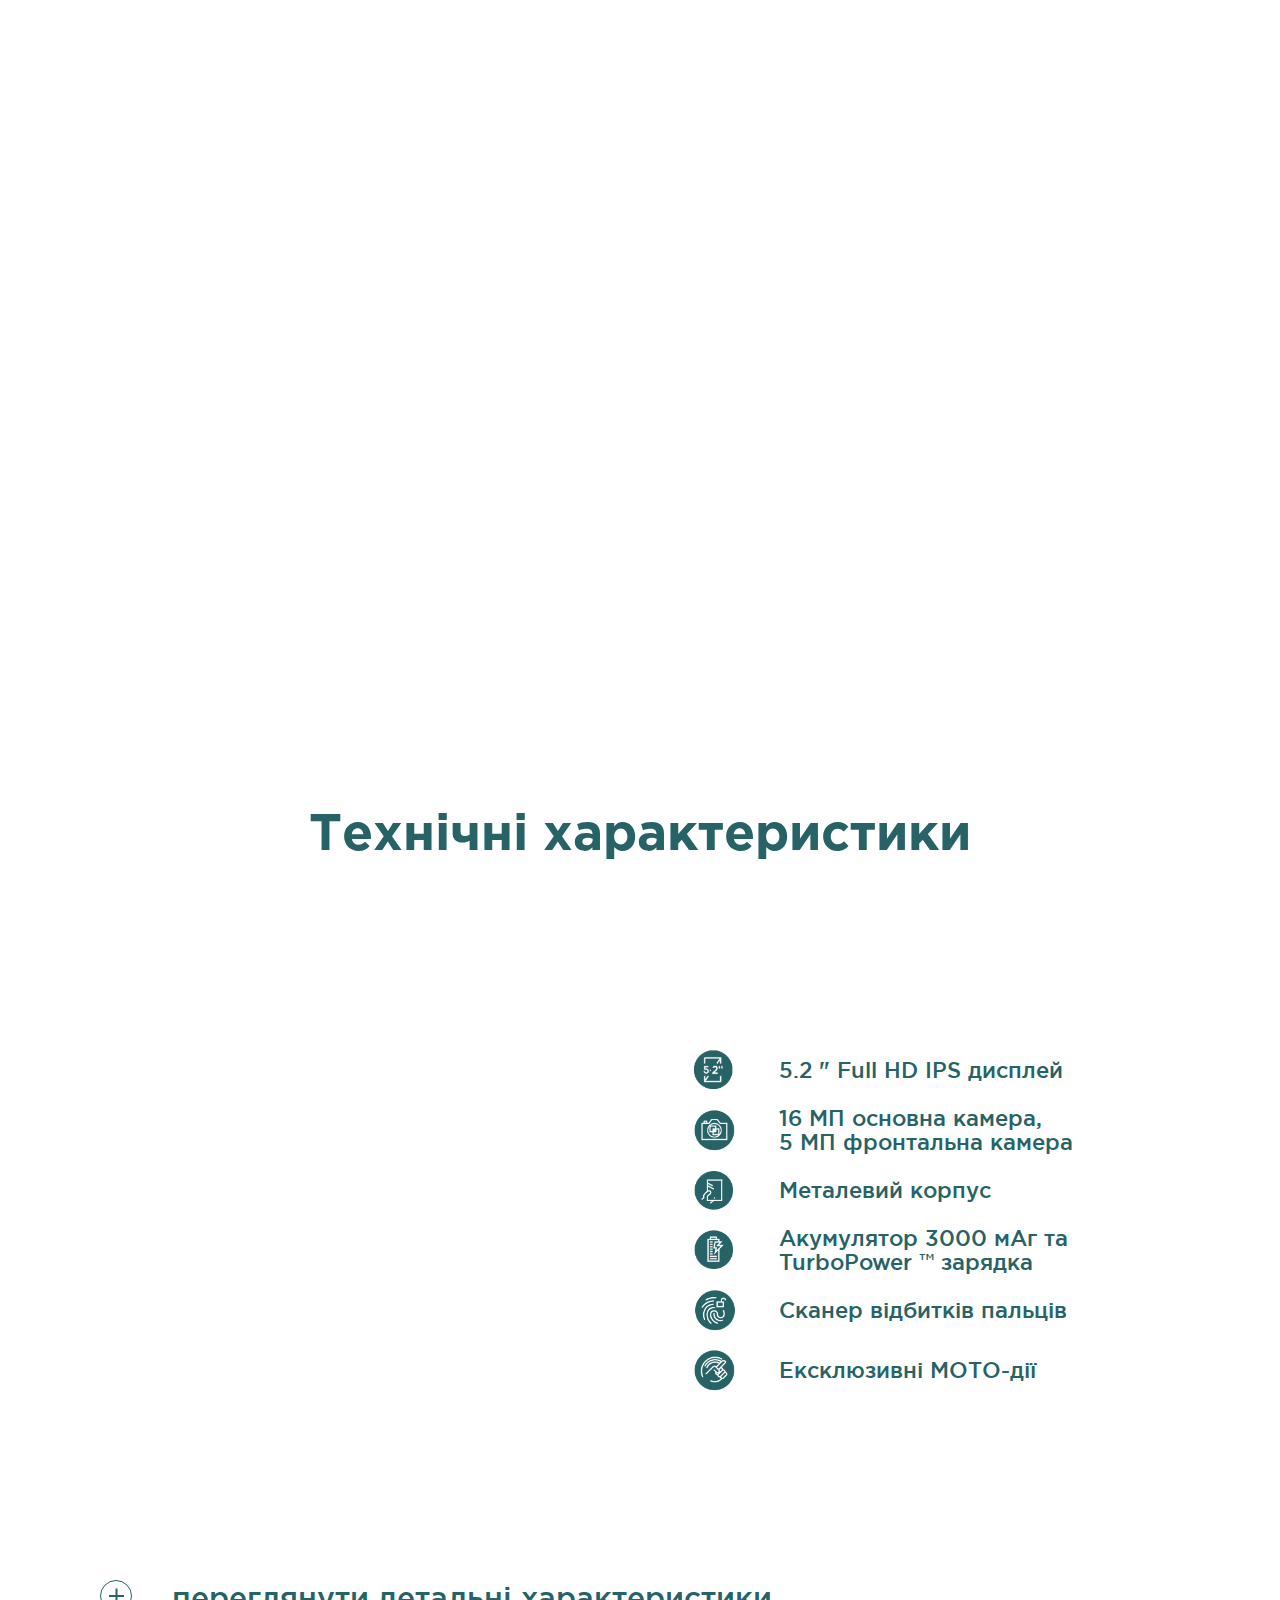
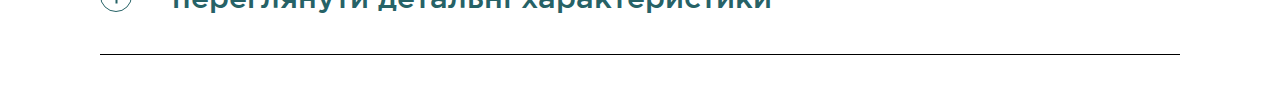
<file: Moto/index.html>
<!DOCTYPE html><!DOCTYPE html><html lang="en"><head><meta charset="UTF-8"><meta name="viewport" content="width=device-width, initial-scale=1.0"><meta http-equiv="X-UA-Compatible" content="ie=edge"><title>Motorola</title></head><body class="adaptive"><div class="block"><main class="block__item main-page"><div class="owl-carousel owl-theme animated fadeInUp"><div class="item"><img src="./assets/images/grey_1_big.png" alt="phone"></div><div class="item"><img src="./assets/images/grey_2.png" alt="phone"></div><div class="item"><img src="./assets/images/grey_3.png" alt="phone"></div><div class="item"><img src="./assets/images/grey_4.png" alt="phone"></div><div class="item"><img src="./assets/images/grey_5.png" alt="phone"></div><div class="item"><img src="./assets/images/grey_6.png" alt="phone"></div></div><div class="block__item_main-title"><img class="block__item_main-title_logotype animated fadeInDown" src="./assets/images/Moto_G5S.png" alt="logo"><div class="block__item_main-title_slogan orange">Дизайн — підкорює <br> Можливості — надихають</div><div class="block__item_main-title_uniq">Продуктивність в унікальному металевому дизайні.<br>Працюй весь день та миттєво заряджайся з TurboPower™</div><button class="block__item_main-title_button">Придбати</button></div></main><article class="block__item"><div class="block__item_article"><div class="block__item_article-title orange">Заряд на цілий день</div><div class="block__item_article-subtitle orange">Акумулятор 3000 мАг</div><div class="block__item_article-text">Хвилюватися про заряд смартфона більше не доведеться. Акумулятора ємністю 3000 мАг вистачить на весь день. А зарядний пристрій TurboPower™ за 15 хвилин додасть до 6 годин роботи смартфону.</div></div><div class="block__item_image"><img class="animate-target-left duration" src="./assets/images/battery.png" alt="battery"></div></article><article class="block__item"><div class="block__item_article"><div class="block__item_article-title orange">Камери</div><div class="block__item_article-subtitle orange">Подвійна основна камера 16 МП <br> Фронтальна камера 5 МП</div><div class="block__item_article-text">Ви не пропустите жодного важливого моменту. Moto G5S має 16-мегапіксельну камеру з надчітким автофокусуванням. <br><br>У групові селфі потраплять усі друзі, завдяки <br>5-мегапіксельній фронтальній камері з ширококутним об'єктивом та LED-спалахом.</div></div><div class="block__item_image"></div><img class="animate-target-right duration" src="./assets/images/Exploded-Camera.png" alt="Exploded-Camera"></article><section class="block__item"><div class="block__item_description"><div class="block__item_description-photo-1 animate-target-left duration"></div><div class="block__item_description-text"> <h4>Професійний режим</h4><p>Професійні функції цифрової камери тепер завжди під рукою. Відрегулюйте баланс білого, витримку, ISO, експозицію та фокус. Змінюйте налаштування одним натисканням і самостійно контролюйте результат.</p></div></div><div class="block__item_description"><div class="block__item_description-text"><h4>Завжди готовий до фото</h4><p>Доступ до основної камери можна отримати миттєво за допомогою спеціального Moto-жеста. Просто зробіть 2 кругових рухи зап'ястям і камера буде запущена автоматично, навіть якщо смартфон був заблокований.</p></div><div class="block__item_description-photo-2 animate-target-right duration"></div></div><div class="block__item_description"><div class="block__item_description-photo-3 animate-target-left duration"></div><div class="block__item_description-text"><h4>Більше краси!</h4><p>Додайте лоску до власних селфі. Спеціальний режим прибере зморшки або почервоніння на обличчі. Селфі обробляються автоматично - ви завжди будете ідеально виглядали на фотографіях.</p></div></div></section><article class="block__item"><div class="block__item_picture"></div><div class="block__item_article"> <div class="block__item_article-title orange">Посміхайтеся!</div><div class="block__item_article-subtitle orange">Фронтальна камера 5 МП</div><div class="block__item_article-text">Ширококутний об'єктив 5-мегапіксельної фронтальної камери нікого не залишить поза кадром. Завдяки LED-спалаху ваші селфі будуть приголомшливі навіть за умов недостатнього освітлення.</div></div></article><article class="block__item"><div class="block__item_image"><img class="animate-target-left duration" src="./assets/images/grey_1_big.png" alt="grey"></div><div class="block__item_article"><div class="block__item_article-title orange">Стиль та дизайн</div><div class="block__item_article-subtitle orange">Металевий корпус та яскравий<br>5,2-дюймовий Full HD дисплей</div><div class="block__item_article-text">Стильний металевий корпус Motorola Moto G5<sup>s</sup> виконаний з суцільного алюмінію. Яскравий дисплей захищений надміцним Corning<sup>®</sup> Gorilla<sup>®</sup> Glass 3 забезпечує чіткі кольори та детальність зображення.</div></div></article><article class="block__item"><div class="block__item_article"><div class="block__item_article-title orange">Продуктивність без обмежень</div><div class="block__item_article-subtitle orange">3 ГБ оперативної пам'яті</div><div class="block__item_article-text">Швидкість виконання задач забезпечують 3 ГБ оперативної пам'яті та восьмиядерний процесор Qualcomm® Snapdragon™ 430 із частотою 1,4 ГГц. Насолоджуйтеся улюбленими іграми та відео, серфіть в інтернеті або слухайте музику без дратівливого очікування.</div><div class="block__item_article-subtitle orange">Вдосталь пам’яті</div><div class="block__item_article-text">32 ГБ вбудованої пам’яті достатньо для програм, музики, фільмів та фото. Хочете мати більше? Легко збільшуйте пам’ять смартфона до 128 ГБ за допомогою картки microSD.</div></div><div class="block__item_image"></div><img class="animate-target-right duration" src="./assets/images/gaming.png" alt="grey"></article><article class="block__item"><div class="block__item_image"><img class="animate-target-left duration" src="./assets/images/android.png" alt="grey"></div><div class="block__item_article"><div class="block__item_article-title orange">Чистий Android™</div><div class="block__item_article-subtitle orange">Android Nougat 7.1</div><div class="block__item_article-text">Відчуйте переваги користування смартфоном з «чистою» версією Android™ - найбільш поширеною операційною системою у світі. Ніяких зайвих додатків, що зменшують продуктивність.</div></div></article><article class="block__item"><div class="block__item_article"><div class="block__item_article-title orange">Сканер відбитків пальців</div><div class="block__item_article-subtitle orange">Ваш унікальний пароль</div><div class="block__item_article-text">Більше не доведеться постійно вводити пароль. Просто доторкніться до сканера відбитків пальців, щоб миттєво розблокувати свій смартфон. <br>Ви також можете використовувати цю технологію для безпечного доступу до важливих додатків чи документів. <br>Ваші відбиткі пальців — унікальний пароль, як і ви.</div><div class="block__item_article-subtitle orange">Навігація одним дотиком</div><div class="block__item_article-text">Використовуйте сканер відбитків пальців в якості функціональної навігаційної кнопки.</div></div><div class="block__item_image"><img class="animate-target-right duration" src="./assets/images/scanner.png" alt="grey"></div></article><div class="block__item iframe_video"><iframe class="block__item_frame" src="https://www.youtube.com/embed/DkeiKbqa02g" frameborder="0"></iframe></div><article class="block__item"><h3 class="block__item_title-tech">Технічні характеристики</h3><div class="block__item_properties"><div class="block__item_properties-img animate-target-left duration"></div><div class="block__item_properties-text"><div class="parametrs"><p>5.2 " Full HD IPS дисплей</p><img src="./assets/images/param_1.png" alt=""></div><div class="parametrs"><p>16 МП основна камера, <br>5 МП фронтальна камера</p><img src="./assets/images/param_2.png" alt=""></div><div class="parametrs"><p>Металевий корпус</p><img src="./assets/images/param_3.png" alt=""></div><div class="parametrs"><p>Акумулятор 3000 мАг та <br>TurboPower ™ зарядка</p><img src="./assets/images/param_4.png" alt=""></div><div class="parametrs"><p>Сканер відбитків пальців</p><img src="./assets/images/param_5.png" alt=""></div><div class="parametrs"><p>Ексклюзивні МОТО-дії</p><img src="./assets/images/param_6.png" alt=""></div></div></div><div class="block__item_properties-more"><div id="buttonForShow"><span class="rotate-span"></span><span></span></div><p>переглянути детальні характеристики</p></div></article><section class="block__item hide" id="technicalParams"><div class="block__item_tech-params"><div class="title">Операційна система</div><div class="param">Android™ 7.1 Nougat</div></div><div class="block__item_tech-params"><div class="title">Процесор</div><div class="param">8-ядерний процесор Qualcomm® Snapdragon ™ 430, 1.4 Ггц</div></div><div class="block__item_tech-params"><div class="title">Оперативна пам'ять (RAM)</div><div class="param">3 ГБ </div></div><div class="block__item_tech-params"><div class="title">Вбудована пам'ять (ROM)</div><div class="param">32 ГБ, підтримка карт microSD до 128 ГБ</div></div><div class="block__item_tech-params"><div class="title">Основна камера</div><div class="param">16 МП <br>Світлодіодний спалах <br>Редактор глибини <br>ƒ / 2.0 діафрагма <br>Відеозапис 4K Ultra HD (30 кадрів в секунду)</div></div><div class="block__item_tech-params"><div class="title">Фронтальна камера</div><div class="param">5 МП <br>Ширококутний об'єктив <br>Діафрагма f / 2.0 <br>Світлодіодний спалах</div></div><div class="block__item_tech-params"><div class="title">Дисплей</div><div class="param">5,2 " <br>Full HD 1080p (1920 × 1080) 401 ppi <br>Corning ™ Gorilla ™ Glass 3</div></div><div class="block__item_tech-params"><div class="title">Акумулятор</div><div class="param">3000 мАг <br>Зарядний пристрій TurboPower ™ </div></div><div class="block__item_tech-params"><div class="title">Мережі передачі даних</div><div class="param">4G LTE <br>UMTS / HSPA + <br>GSM / EDGE</div></div><div class="block__item_tech-params"><div class="title">SIM-карта</div><div class="param">2 Нано-SIM</div></div><div class="block__item_tech-params"><div class="title">Розміри</div><div class="param">Ширина: 73,5 мм <br>Висота: 150 мм <br> Товщина: 8,2 мм </div></div><div class="block__item_tech-params"><div class="title" id="rrr">Вага</div><div class="param">157 г</div></div></section></div><script type="text/javascript" src="main.js"></script></body></html>
</file>
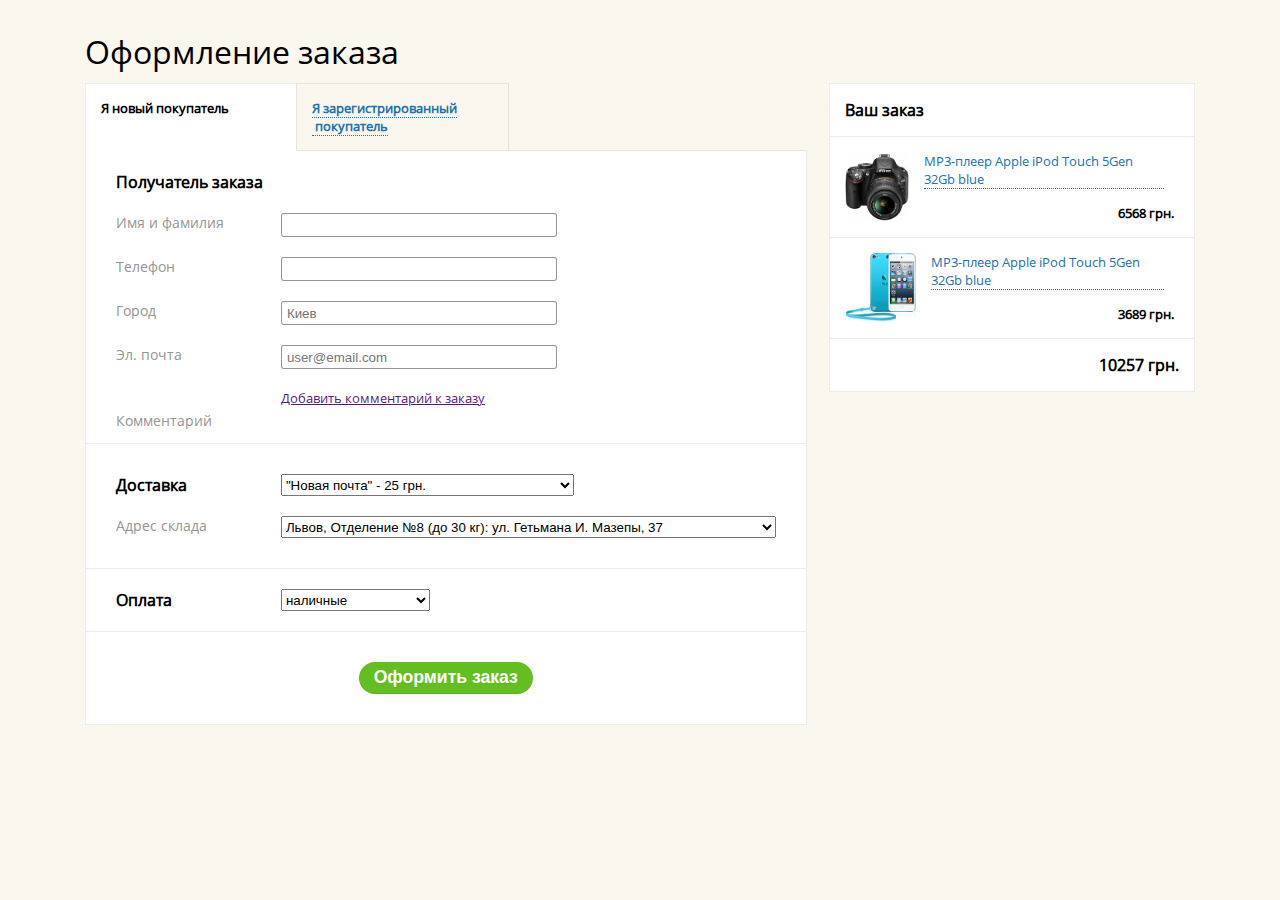
<file: shopOrder/index.html>
<!DOCTYPE html>
<html lang="en">

<head>
    <meta charset="UTF-8">

    <title>Order</title>
</head>

<body class="adaptive">
    <h1 class="item__title">Оформление заказа</h1>
    <div class="block">
        <div class="block__item_big item">
            <div class="item_nav">
                <div class="nav new-buyer active" id="newBuyer"><span>Я новый покупатель</span></div>
                <div class="nav reg-buyer" id="regBuyer"><span>Я зарегистрированный<br> покупатель</span></div>
                <div class="only-border-bootom"></div>

            </div>
            <div class="item__content">
                <div class="box box__info-main">
                    <h4>Получатель заказа</h4>
                    <div class="input_item info-name">
                        <span>Имя и фамилия</span>
                        <input type="text">
                    </div>
                    <div class="input_item info-phone">
                        <span>Телефон</span>
                        <input type="text">
                    </div>
                    <div class="input_item info-city">
                        <span>Город</span>
                        <input type="text" placeholder="Киев">
                    </div>
                    <div class="input_item info-email">
                        <span>Эл. почта</span>
                        <input type="text" placeholder="user@email.com">
                    </div>
                    <div class="input_item info-commentary">

                        <a href="" id="toComment">Добавить комментарий к заказу</a>
                        <div class="input_item info_comment-text">
                            <span id="commentOnly">Комментарий</span>
                            <textarea name="commentary" id="commentArea" disabled></textarea>
                        </div>
                    </div>
                </div>
                <div class="box box__info-delivery">
                    <div class="input_item info-delivery">
                        <h4>Доставка</h4>
                        <select name="type" id="typeOfDelivery">
                            <option value="novaPoshta">"Новая почта" - 25 грн.</option>
                            <option value="ukrPoshta">"УкрПошта" - 500 грн., но скажут: "Спасибо"</option>
                        </select>
                    </div>
                    <div class="input_item info-email">
                        <span>Адрес склада</span>
                        <select name="adress" id="adressStock">
                                <option value="main">Львов, Отделение №8 (до 30 кг): ул. Гетьмана И. Мазепы, 37</option>
                                <option value="secondary">Бостон, отделение №2 (до 0.01 кг): вооон там</option>
                        </select>
                    </div>
                </div>
                <div class="box box__info-payment">
                    <h4>Оплата</h4>
                    <select name="payment" id="selectPayment">
                        <option value="cash">наличные</option>
                        <option value="cod">наложенный платёж</option>
                    </select>
                </div>
                <div class="box box__info-checkout">
                    <div class="input_item button-checkout">
                        <button>Оформить заказ</button>
                    </div>
                </div>
            </div>
            <div class="item_content-for-reg-user hide"><span>Я зарегистрированный пользователь</span></div>
        </div>
        <div class="block__item_small item">
            <h4 class="box_order box_title-order">Ваш заказ</h4>
            <div class="box_order">
                <img src="./assets/images/Layer-72.png" alt="photo">
                <div class="about-all-items">
                    <span class="about-item">MP3-плеер Apple iPod Touch 5Gen 32Gb blue</span>
                    <span class="item-price">6568 грн. × 1 шт.</span>
                    <span class="price_absolute">6568 грн.</span>
                </div>
            </div>
            <div class="box_order">
                <img src="./assets/images/Layer-71.png" alt="phone">
                <div class="about-all-items">
                    <span class="about-item">MP3-плеер Apple iPod Touch 5Gen 32Gb blue</span>
                    <span class="item-price">3689 грн. × 1 шт.</span>
                    <span class="price_absolute">3689 грн.</span>
                </div>
            </div>
            <div class="box_order price-sum">
                <span id="sumOfOrder"></span>
            </div>

        </div>

    </div>

<script type="text/javascript" src="main.js"></script></body>

</html>
</file>
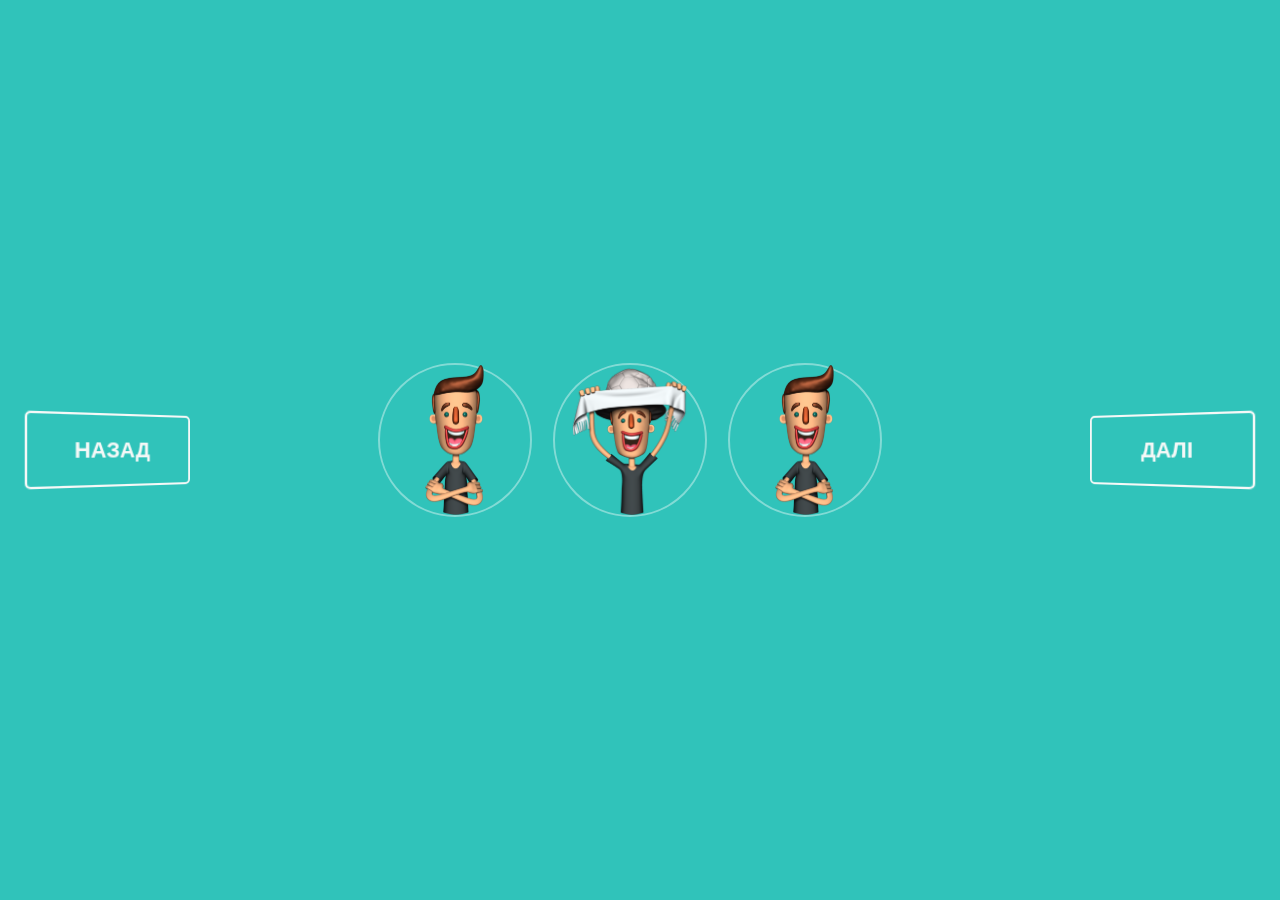
<file: slider/index.html>
<!DOCTYPE html>
<html>

<head>
    <title>Slider</title>

</head>

<body>

    <main class="block">
        <button class="block__button button-left">НАЗАД</button>
        <section class="block__item-slider">
            <div class="block__item-slide first">
                <img class="block__item-slide_pic">
            </div>
            <div class="block__item-slide">
                <img class="block__item-slide_pic">
            </div>
            <div class="block__item-slide">
                <img class="block__item-slide_pic">
            </div>
            <div class="block__item-slide">
                <img class="block__item-slide_pic">
            </div>
            <div class="block__item-slide last">
                <img class="block__item-slide_pic">
            </div>
        </section>
        <button class="block__button button-right">ДАЛІ</button>

    </main>

    <script type="text/javascript">
    </script>
<script type="text/javascript" src="main.js"></script></body>

</html>
</file>
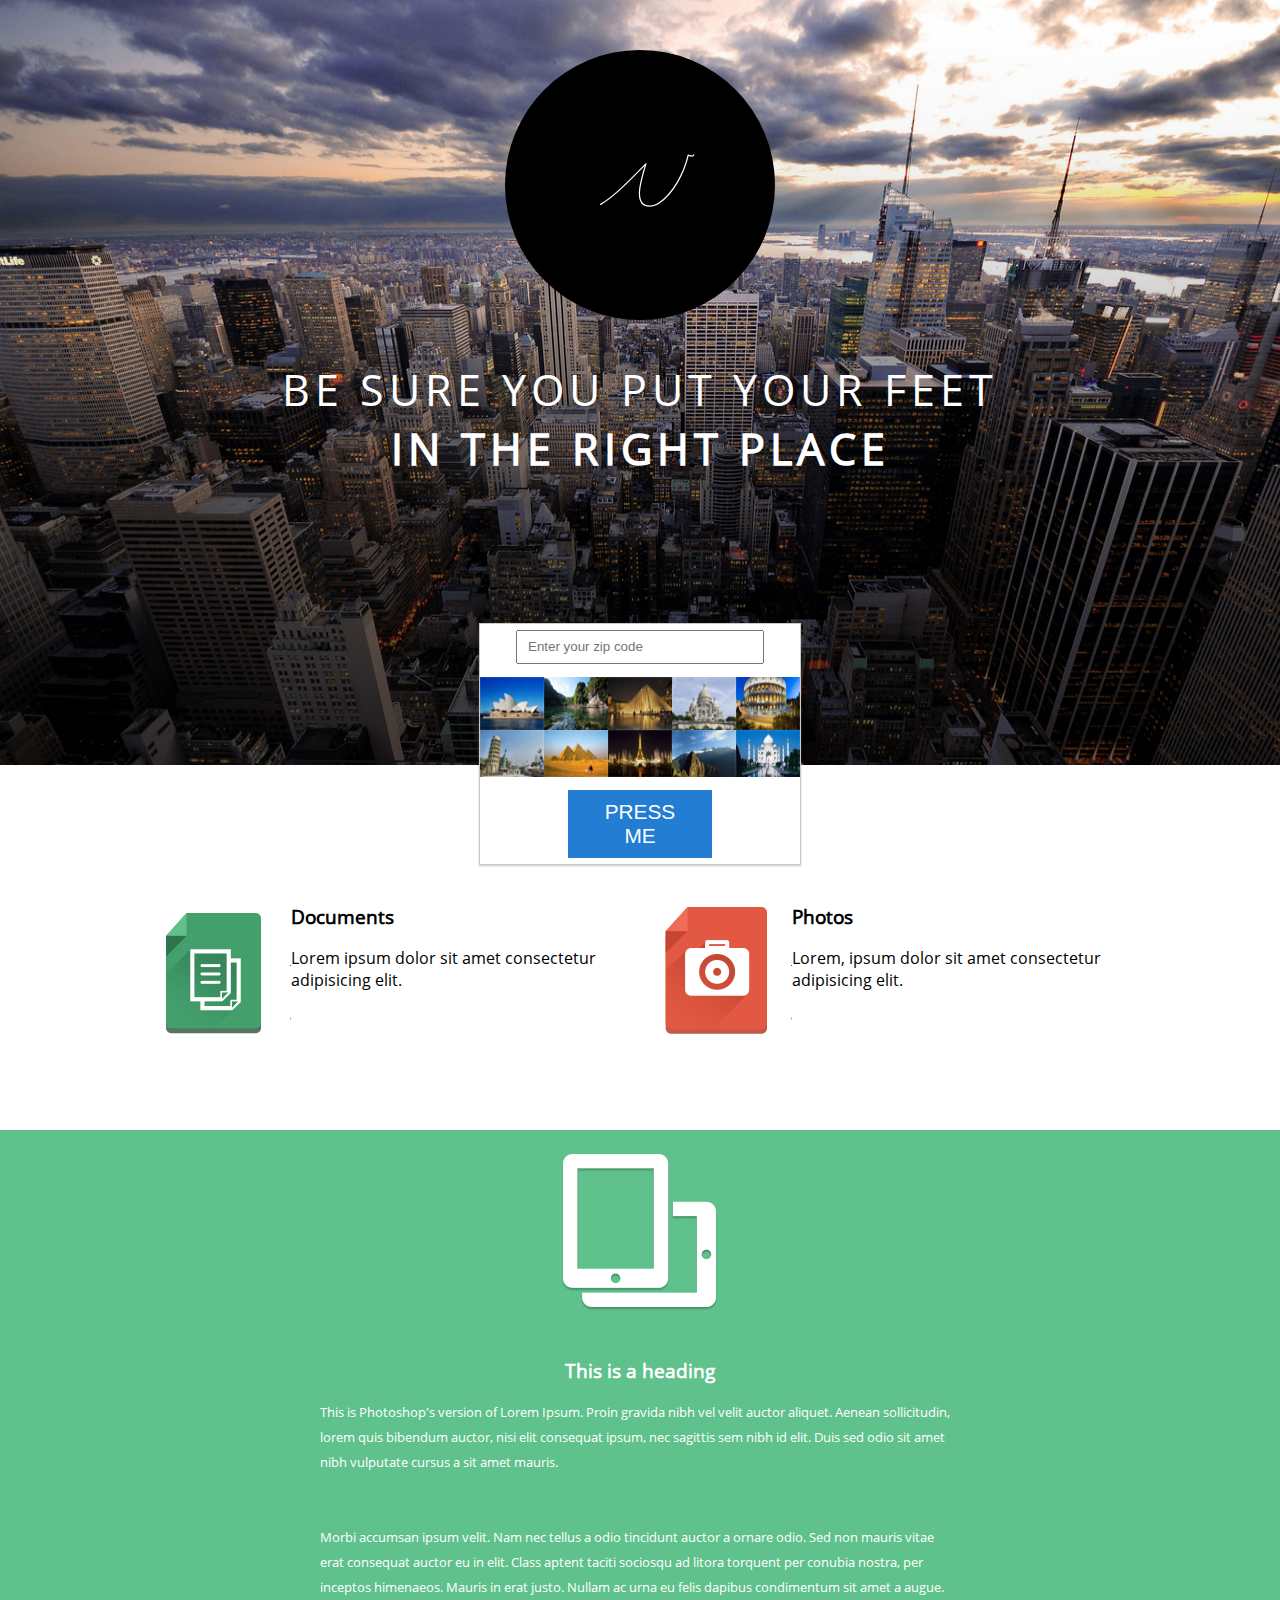
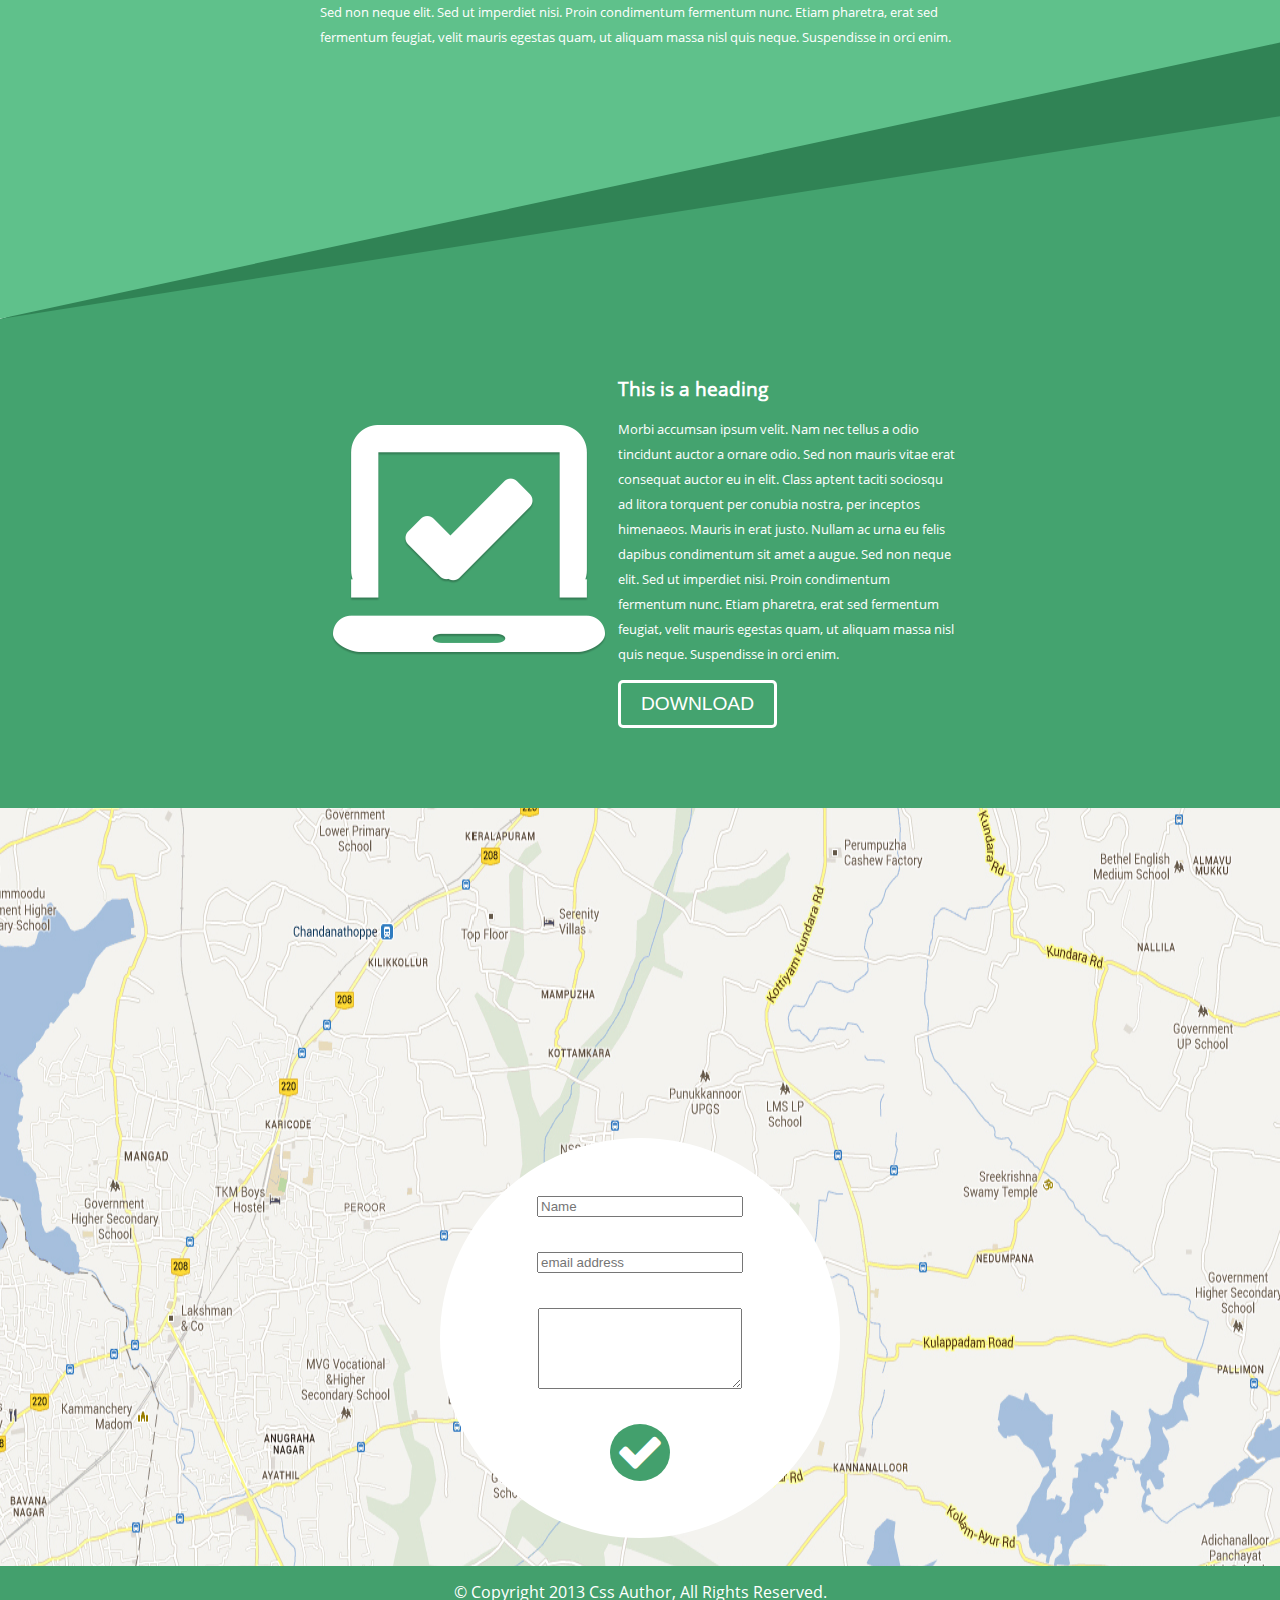
<file: wg/index.html>
<!DOCTYPE html>
<html lang="en">

<head>
    <meta charset="UTF-8">
    <link rel="stylesheet" href="https://maxcdn.bootstrapcdn.com/font-awesome/4.7.0/css/font-awesome.min.css">
    <title>Qw</title>
</head>

<body class="adaptive">
    <div id="blockForTitle" class="block_title">
        <div class="item_logo" id="containerLogotype">
            <svg width="100%" height="100%" id="logotype" viewBox="0 0 270 270">      
                   <g id="paths" stroke="white" stroke-linecap="round" stroke-linejoin="round" stroke-width="1.25">
                       
                       <path class="st0" d="M188.7,104.8c0,0.8-0.5,1.2-1.6,1.2c-1.2,0-2.5-0.3-3.9-0.9c-2.2,9.4-5.7,18.4-10.7,27
                           c-5.7,9.8-12.1,16.9-19.1,21.4c-2.9,1.8-5.7,2.7-8.6,2.7c-6.9,0-10.4-4.3-10.4-12.9c0-5.6,2.2-15.4,6.5-29.4
                           c-13.5,13.7-22.1,22.2-25.8,25.5c-12.4,11.2-22,17.5-28.8,18.9c-1.7,0.4-3.3,0.6-4.9,0.6c-5.5,0-8.3-2.5-8.3-7.6
                           c0-4.5,2.3-11.2,7-20c1.5-2.7,5.3-9,11.4-19c9.1-14.9,13.7-26.6,13.7-35c0-6.9-3.6-10.4-10.8-10.4c-8.1,0-18.5,4.8-31.2,14.4
                           C52,89.7,43.6,98,38,106.3c-3.8,5.5-5.6,10.1-5.6,13.8c0,3.2,1.8,4.7,5.3,4.7c1.2,0,2.9-0.4,5-1.2c2.2-0.8,3.7-1.2,4.5-1.2
                           c1.1,0,1.6,0.3,1.6,0.9c0,1.4-1.7,2.7-5.2,3.9c-3,1-5.3,1.5-7,1.5c-5.4,0-8.2-2.9-8.2-8.6c0-7.6,4.2-16.1,12.5-25.5
                           c7.5-8.5,16.7-15.9,27.5-22.3c10.8-6.3,19.9-9.5,27.5-9.5c11.3,0,16.9,4.8,16.9,14.5c0,4.5-1.3,9.5-3.9,15
                           c-2.8,6.1-6.6,13.4-11.6,21.8c-4.3,7.1-8.5,14.2-12.8,21.2c-3.7,6.3-5.5,11.4-5.5,15.1c0,3.3,1.4,4.9,4.2,4.9
                           c3.3,0,8-2.1,14.1-6.4c14.9-10.3,30.8-25.6,47.5-45.9c0.9-1.3,2.4-3.1,4.5-5.3c1.3-1.1,2.7-1.6,4.3-1.6c1.1,0,1.6,0.4,1.6,1.3
                           c0,0.6-0.3,1.5-1,2.7c-9.6,16.8-14.4,30.6-14.4,41.4c0,7.3,1.9,11,5.8,11c3.3,0,7.7-2.9,13.2-8.8c4.5-4.8,8-9.3,10.2-13.4
                           c6.6-12.1,9.9-21.2,9.9-27.5c0-1.1-0.4-2.7-1.1-4.8s-1.1-3.7-1.1-4.9c0-3.4,1.1-5,3.3-5c1.2,0,2.2,1.3,3.1,3.9c0.7,2,1,3.8,1,5.3
                           c0,1-0.1,2.1-0.1,3.4c0.5,1.1,1.4,1.8,2.7,2.2C188,103.6,188.7,104.2,188.7,104.8z" fill-rule="evenodd"/>
                       <path class="st0" d="M217.2,121.6c0,0.4-0.4,0.7-1.3,1c-0.9,0.3-1.5,0.7-1.8,1.3c-0.5,2.2-1,4.7-1.6,7.6
                           c-1.2,5-2.9,12.6-5.2,22.7h0.6c5.2-0.2,7.9,0.9,7.9,3.4c0,0.6-0.2,0.9-0.6,0.9c-0.1,0-0.5-0.2-1.3-0.7c-0.7-0.5-2.2-0.7-4.2-0.7
                           c-1,0-2,0-3,0.1c-3.7,14.8-8.4,26.4-14.1,34.6c-10.7,15.6-22.1,23.5-34.1,23.5c-4.8,0-8.7-1.4-11.9-4.2
                           c-3.2-2.8-4.8-6.5-4.8-11.1c0-10.6,7.5-20.7,22.6-30.4c12.8-8.2,25.1-13.3,37.1-15.1c0.7-3.8,1.8-9.4,3.4-17.1
                           c-6.6,11.8-12.5,17.7-17.7,17.7c-3.1,0-4.6-1.7-4.6-5c0-5,2.5-11.2,7.4-18.6c4.9-7.3,9.7-11.8,14.4-13.4c1.8-0.7,3.4-1,4.9-1
                           c1.4,0,3.1,0.5,5,1.4C216.2,119.4,217.2,120.4,217.2,121.6z M201.1,157.1c-6.5,1.1-14.3,3.9-23.3,8.5c-9,4.5-15.9,9.1-20.8,13.7
                           c-7.4,7.1-11.1,14.2-11.1,21.2c0,3.9,1.2,7,3.6,9.3c2.4,2.3,5.6,3.5,9.4,3.5c6.1,0,12.2-2.6,18.1-7.7c4.8-4.1,9-9.3,12.6-15.6
                           C194.9,181,198.7,170.1,201.1,157.1z M210.2,122.1c-0.4-0.1-0.8-0.1-1.3-0.1c-4,0-8.1,2.5-12.3,7.6c-6,7.3-9.1,13.3-9.1,18
                           c0,2.1,0.7,3.1,2.1,3.1c2.2,0,5-2.3,8.5-6.8C202.9,137.6,206.9,130.4,210.2,122.1z" fill-rule="evenodd"/>
                       <path  class="st0" d="M241.9,153.1c0,2.4-1.2,3.6-3.7,3.6c-2.7,0-4-1.2-4-3.6s1.3-3.6,4-3.6C240.7,149.5,241.9,150.7,241.9,153.1z" fill-rule="evenodd"/>
                         
                   </g>
               
          
           </svg>

        </div>
        <div class="item_typing-title">
            <h1 class="mast__title">be sure you put your feet</h1>
            <h1 class="mast__title-fadeIn">in the right place</h1>
        </div>
        <div class="item_line-for-login">
            <div class="item_login">
                <input type="text" placeholder="Enter your zip code">
                <div class="item_images" id="itemImages">
                    <img src="./assets/images/Layer-3.jpg" alt="img">
                    <img src="./assets/images/Layer-13.jpg" alt="img">
                    <img src="./assets/images/Layer-5.jpg" alt="img">
                    <img src="./assets/images/Layer-6.jpg" alt="img">
                    <img src="./assets/images/Layer-7.jpg" alt="img">
                    <img src="./assets/images/Layer-9.jpg" alt="img">
                    <img src="./assets/images/Layer-12.jpg" alt="img">
                    <img src="./assets/images/Layer-4.jpg" alt="img">
                    <img src="./assets/images/Layer-14.jpg" alt="img">
                    <img src="./assets/images/Layer-15.jpg" alt="img">
                </div>
                <button>press me</button>
            </div>

        </div>


    </div>
    <div class="block__doc-photo">
        <div class="item item_documents">
            <div class="image_doc">
                <img src="./assets/images/douments_04.png" alt="docs">

            </div>
            <div class="paragraf">
                <h3>Documents</h3>
                <p>Lorem ipsum dolor sit amet consectetur adipisicing elit.</p>
            </div>
        </div>
        <div class="item item_photo">
            <div class="image_photo">
                <img src="./assets/images/photos_06.png" alt="photos">

            </div>
            <div class="paragraf">
                <h3>Photos</h3>
                <p>Lorem, ipsum dolor sit amet consectetur adipisicing elit.</p>
            </div>
        </div>
    </div>
    <div class="block__green">
        <div class="item_sec2">
            <img class="img_shadow" src="./assets/images/sec2_11.png" alt="sec2">
            <div class="paragraf">
                <h2>This is a heading</h2>
                <p>This is Photoshop's version of Lorem Ipsum. Proin gravida nibh vel velit auctor aliquet. Aenean sollicitudin, lorem quis bibendum auctor, nisi elit consequat ipsum, nec sagittis sem nibh id elit. Duis sed odio sit amet nibh vulputate cursus
                    a sit amet mauris. <br><br><br> Morbi accumsan ipsum velit. Nam nec tellus a odio tincidunt auctor a ornare odio. Sed non mauris vitae erat consequat auctor eu in elit. Class aptent taciti sociosqu ad litora torquent per conubia nostra,
                    per inceptos himenaeos. Mauris in erat justo. Nullam ac urna eu felis dapibus condimentum sit amet a augue. Sed non neque elit. Sed ut imperdiet nisi. Proin condimentum fermentum nunc. Etiam pharetra, erat sed fermentum feugiat, velit
                    mauris egestas quam, ut aliquam massa nisl quis neque. Suspendisse in orci enim.</p>
            </div>
        </div>
        <div class="item_sec1">
            <img class="img_shadow" src="./assets/images/sec1_11.png" alt="sec1">
            <div class="paragraf">
                <h2>This is a heading</h2>
                <p>Morbi accumsan ipsum velit. Nam nec tellus a odio tincidunt auctor a ornare odio. Sed non mauris vitae erat consequat auctor eu in elit. Class aptent taciti sociosqu ad litora torquent per conubia nostra, per inceptos himenaeos. Mauris
                    in erat justo. Nullam ac urna eu felis dapibus condimentum sit amet a augue. Sed non neque elit. Sed ut imperdiet nisi. Proin condimentum fermentum nunc. Etiam pharetra, erat sed fermentum feugiat, velit mauris egestas quam, ut aliquam
                    massa nisl quis neque. Suspendisse in orci enim.</p>
                <button class="button_download">Download</button>
            </div>
        </div>

    </div>
    <div class="block__contacts">
        <div class="item_contact-form">
            <input type="text" placeholder="Name">
            <input type="text" placeholder="email address">
            <textarea name="" id="" cols="30" rows="5"></textarea>
            <button><i class="fa fa-check" aria-hidden="true"></i></button>
        </div>
    </div>
    <footer> © Copyright 2013 Css Author, All Rights Reserved. </footer>

<script type="text/javascript" src="main.js"></script></body>

</html>
</file>
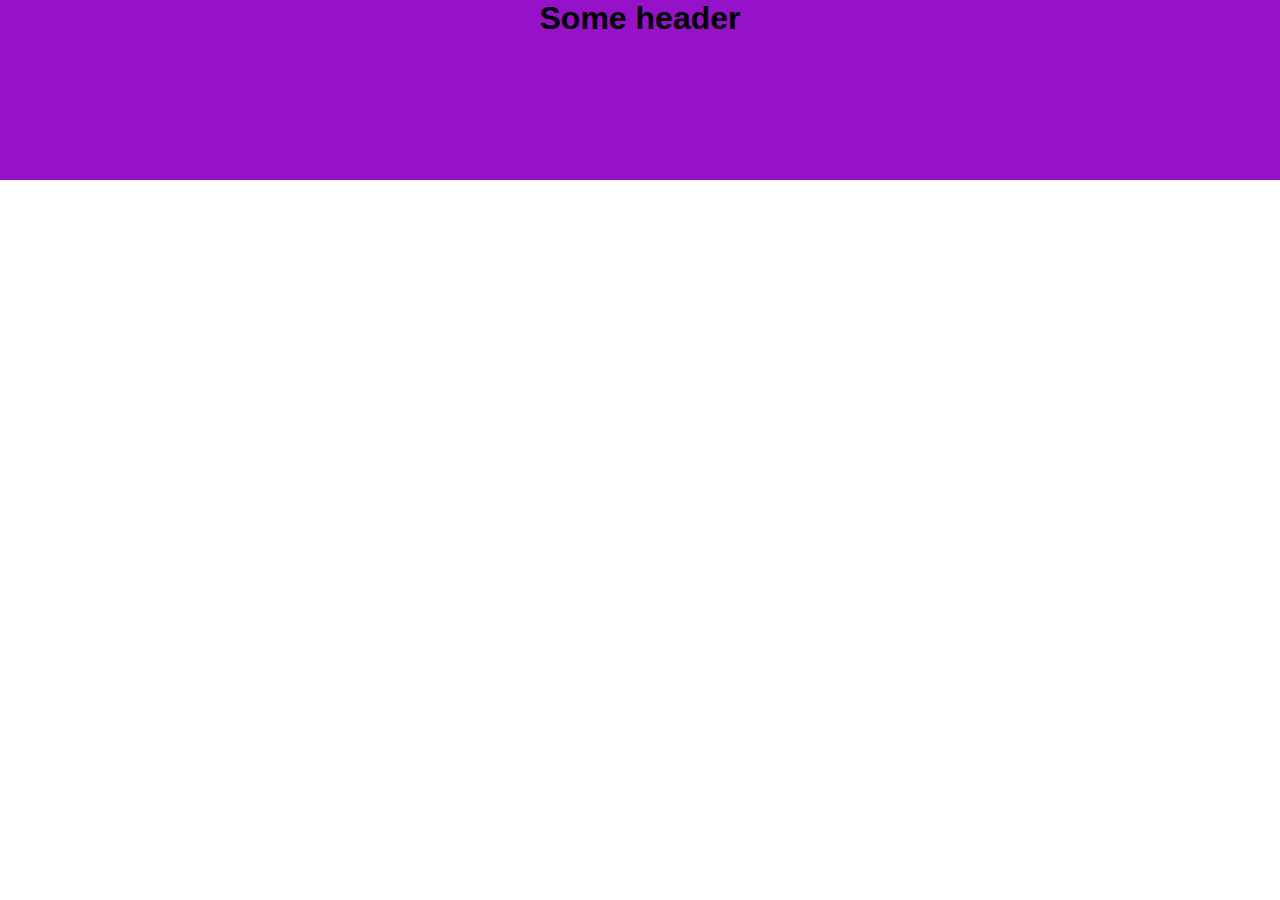
<file: wmg/index.html>
<!DOCTYPE html>
<html lang="en">
<head>
    <meta charset="UTF-8">
    <title>Advertising</title>
</head>
<body>
    <header>
        <h1 style="text-align: center;">
            Some header
        </h1>

    </header>
    <div class="ad" id="ad1">
        <script src='https://www.googletagservices.com/tag/js/gpt.js'>
            if (window.outerWidth <= 768 || window.innerWidth <= 768){
             
            } else {
            googletag.pubads().definePassback('/112081842/Front-End-TA_240x400', [240, 400]).display("ad1");
            }

        </script>
    </div>
    <div class="ad" id="ad2">
        <script src='https://www.googletagservices.com/tag/js/gpt.js'>
        if (window.outerWidth <= 768 || window.innerWidth <= 768){
           
        } else {
            googletag.pubads().definePassback('/112081842/Front-End-TA2_240x400', [240, 400]).display("ad2");
        }
 
        </script>
    </div>
    <article class="block"></article>
<script type="text/javascript" src="main.js"></script></body>
</html>
</file>
<file: MATHhelp/src/styles/styles.css>
@import url('https://fonts.googleapis.com/css?family=Lato');

/*Шрифты можно импортировать еще через тег линк, обозначив его хеде основного файла;
напрямую, ссылаясь на шрифты, которые есть на компьютере, но я этого не делаю, так как 
удобнее сразу использовать ресурс Гугл Фонтс */

* {
    margin: 0px auto;
    font-family: 'Lato', sans-serif;
}

body {
    background-color: #f6f6f8;
}

.container {
    display: flex;
    justify-content: space-between;
    width: 1200px;
    min-height: 900px;
    background-color: #f6f6f8;
}

.rightCont {
    margin: 0px;
    width: 55%;
    min-height: 600px;
}

.leftCont {
    margin: 0px;
    width: 42%;
    min-height: 600px;
}

.mainHead {
    width: 100%;
    height: auto;
    z-index: 9999;
    position: fixed;
    top: 0;
    left: 0;
    background-color: rgb(63, 67, 79);
    justify-content: space-between;
}

.headerLogin {
    max-width: 100%;
    height: auto;
    margin-top: 60px;
    background-color: rgb(255, 255, 255);
}

.head {
    display: flex;
    justify-content: space-between;
    width: 1200px;
    height: 60px;
}

.logo {
    display: block;
    flex: 1 0 auto;
    padding-top: 3px;
}

.logo img {
    vertical-align: center;
}

.menu {
    display: flex;
    align-items: center;
}

.menu ul li {
    margin-left: 1.5em;
    display: inline;
    list-style: none;
    flex-grow: 1;
}

.menu ul li a {
    color: rgba(255, 255, 255, 1);
}

.menu ul li a:hover {
    color: rgb(161, 161, 161);
}

.login {
    width: 1200px;
    height: 60px;
    background-color: rgb(255, 255, 255);
}

.courses {
    float: left;
    font-size: 26px;
    width: 200px;
    color: rgb(180, 180, 180);
}

.leftLogCont {
    float: left;
    display: flex;
    align-items: center;
    justify-content: space-between;
    margin-left: 0em;
    height: 60px;
    width: calc(100% - 245px);
}

.hideMenu a {
    opacity: 0.5;
}

.searchbar {
    width: calc(100% - 214px);
    height: auto;
    margin-left: 20px;
}

.searchbar input {
    outline: none;
    border: none;
    opacity: 0.5;
    width: calc(100% - 40px);
    font-size: 20px;
    height: 35px;
}

.searchbar img {
    width: 40px;
    height: 35px;
    vertical-align: bottom;
}

.rightLogCont {
    float: right;
    border-right: 0.5px solid rgba(180, 180, 180, 0.5);
    border-left: 0.5px solid rgba(180, 180, 180, 0.5);
    display: flex;
    justify-content: space-around;
    align-items: center;
    padding: 0 1em 0 1em;
    margin-right: 0em;
    height: 60px;
}

.photo {
    border-radius: 3px;
    background-image: url(../../assets/images/photo.jpg);
    background-repeat: no-repeat;
    background-size: cover;
    background-position: center;
    width: 40px;
    height: 45px;
    margin: 0 1em 0 0;
}

.account {
    display: flex;
    font-size: 24px;
}

.account p {
    opacity: 0.5;
}

.account img {
    margin-top: 5px;
}

.task {
    width: 100%;
    height: 400px;
    background-color: #2f353f;
    border-radius: 5px;
    position: relative;
    padding-top: 40px;
}

h1 {
    font-weight: 100;
    font-size: 45px;
    text-align: left;
    margin: 0px;
    margin-bottom: 20px;
    width: 800px;
}

.acounter {
    min-height: 130px;
    margin-top: 60px;
    width: 1200px;
    text-align: left;
}

.page {
    border: 1px solid #d2d7dd;
    height: 30px;
    width: 45px;
    resize: none;
    border-radius: 5px;
    line-height: 27px;
    text-align: center;
    font-size: 27px;
    padding-left: 5px;
}

.allPages {
    line-height: 35px;
    font-size: 27px;
    word-spacing: 10px;
    float: left;
}

.forArea {
    margin: 0px;
    width: 45px;
    float: left;
}

.leftArrow,
.rightArrow {
    height: 35px;
    width: 35px;
    background-repeat: no-repeat;
    background-image: url("../../assets/images/right-arrow.png");
    background-size: 60%;
    background-position: center;
    opacity: 0.6;
    border: 1px solid #d2d7dd;
    border-radius: 50%;
    background-color: rgb(255, 255, 255);
    margin-left: 15px;
    float: left;
}

.leftArrow:hover,
.rightArrow:hover {
    background-color: rgb(46, 204, 113);
}

.leftArrow {
    transform: rotate(180deg);
}

.navigation {
    display: inline-flex;
    justify-content: space-around;
    align-items: center;
    height: 60px;
    width: 100%;
    border-bottom: 0.2px solid #d2d7dd;
    border-top-left-radius: 5px;
    border-top-right-radius: 5px;
    background-color: rgb(255, 255, 255);
    position: relative;
}

.navigationNum {
    display: inline-flex;
    justify-content: space-around;
    align-items: center;
    height: 80px;
    width: 100%;
    border-top: 1px solid #d2d7dd;
    border-bottom-right-radius: 5px;
    border-bottom-left-radius: 5px;
    background-color: rgb(255, 255, 255);
}

a {
    text-decoration: none;
    color: inherit;
}

.navNumbers {
    display: inline-block;
    height: 35px;
    width: 35px;
    border: 1px solid rgb(165, 166, 169);
    border-radius: 50%;
    background-color: rgb(255, 255, 255);
    opacity: 0.6;
    text-align: center;
    line-height: 35px;
}

.navNumbers:hover {
    background-color: rgba(8, 148, 221, 1);
    opacity: 1;
    color: white;
}

.help {
    height: 20px;
    width: 20px;
    border: 1px solid rgb(165, 166, 169);
    border-radius: 50%;
    background-color: rgb(255, 255, 255);
    opacity: 0.6;
    text-align: center;
    line-height: 20px;
    position: absolute;
    right: 20px;
    bottom: 20px;
}

.help:hover {
    color: #0894dd;
    border-color: #0894dd;
}

.helpforhelp {
    width: 70px;
    height: 35px;
}

.navButtons {
    display: inline-block;
    text-align: center;
    font-size: 16px;
    font-weight: 700;
    height: 35px;
    min-width: 80px;
    opacity: 0.6;
    border-radius: 25px;
    padding-right: 3px;
    padding-left: 3px;
    line-height: 35px;
    color: rgba(168, 189, 191, 0.9);
}

.navButtons:hover {
    background-color: rgba(8, 148, 221, 1);
    opacity: 1;
    color: white;
}

.guide {
    height: 50px;
    width: 100%;
    border-bottom: 0.4px solid #d2d7dd;
    border-top-left-radius: 5px;
    border-top-right-radius: 5px;
    background-color: rgb(255, 255, 255);
    margin-top: 16px;
    position: relative;
    text-align: left;
}

h4 {
    display: inline-block;
    line-height: 50px;
    margin-left: 20px;
    font-size: 22px;
    color: rgb(50, 57, 77);
}

.lessons {
    height: 50px;
    width: 100%;
    border-bottom: 0.4px solid #d2d7dd;
    border-top-left-radius: 5px;
    border-top-right-radius: 5px;
    background-color: rgb(255, 255, 255);
    margin-top: 20px;
    position: relative;
    text-align: left;
}

.instruction {
    min-height: 180px;
    width: 100%;
    text-align: left;
    border-top: 1px solid #d2d7dd;
    border-bottom-right-radius: 5px;
    border-bottom-left-radius: 5px;
    background-color: rgb(255, 255, 255);
    color: rgb(188, 189, 170);
    padding-bottom: 25px;
}

.pInstr,
.pInstr2,
.pInstr3 {
    margin-left: 20px;
    font-size: 22px;
}

.pInstr3 a {
    color: #0894dd;
    text-decoration: underline;
    text-decoration-style: solid;
}

.pInstr {
    margin-top: 25px;
    margin-bottom: 35px;
}

.leftCont .instruction .pInstr {
    line-height: 40px;
}

.fa-arrows-alt {
    color: #0894dd;
    display: inline-block;
    float: right;
    margin-right: 25px;
    margin-top: 15px;
}


/*Правый контейнер*/

h2 {
    text-align: center;
    color: white;
    font-size: 33px;
}

.fraction {
    width: 160px;
    height: auto;
    margin-top: 50px;
    position: relative;
    text-align: center;
    color: white;
    font-size: 33px;
    margin-top: 100px;
}

.sevenFr {
    width: 25px;
    height: auto;
    line-height: 45px;
    float: left;
}

.oneThree {
    width: 25px;
    height: auto;
    line-height: 45px;
    float: right;
}

.fr {
    width: 25px;
    line-height: 45px;
    border-bottom: 1px solid white;
}

.minus {
    position: absolute;
    left: 47%;
    top: 45px;
    width: 15px;
    line-height: 45px;
    border-bottom: 2px solid white;
}
</file>
